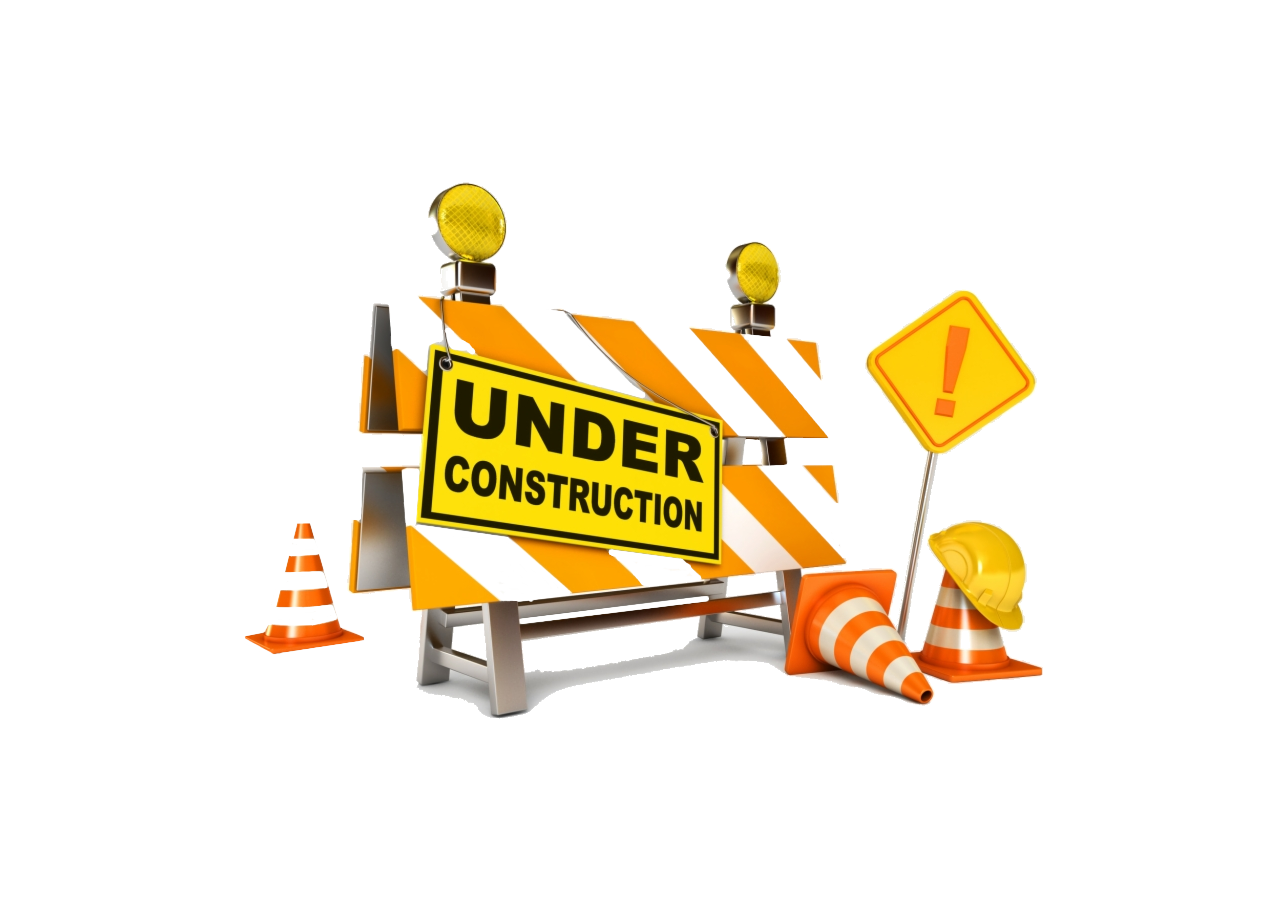
<file: index.html>
<!DOCTYPE html>
<html lang="en" dir="ltr">
    <head>
        <meta charset="utf-8">
        <title>sjdalessandro</title>
        <link rel="stylesheet" type="text/css" href="css/main.css">
    </head>
    <body>
        <!-- Downloaded from https://www.kindpng.com/imgv/mRiJTJ_transparent-under-construction-image-png-under-construction-png/ -->
        <img class="center" src="images/under_construction.png" alt="Web site under construction">
    </body>
</html>
</file>
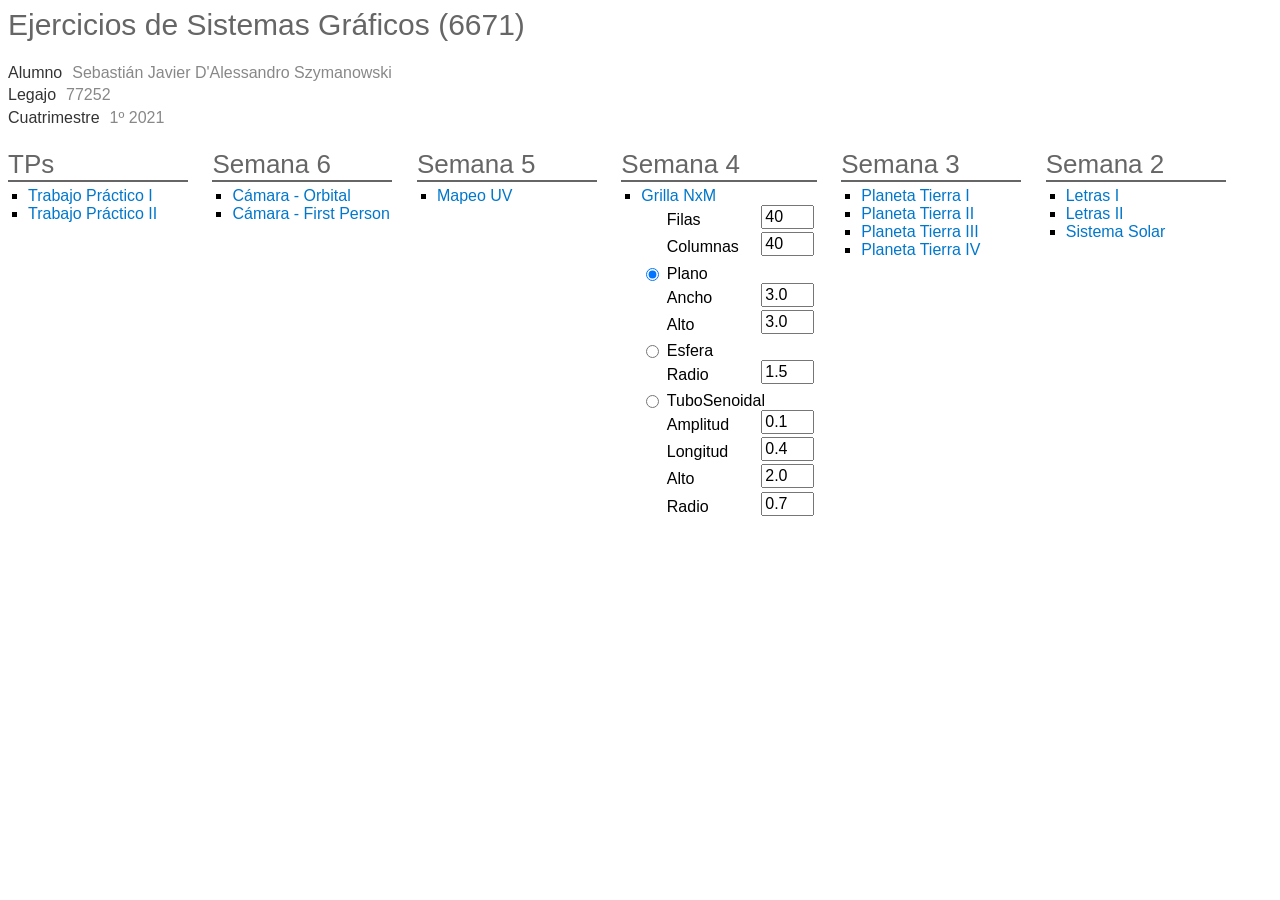
<file: 6671/index.html>
<!DOCTYPE html>
<html lang="en" dir="ltr">
  <head>
    <meta charset="utf-8" />
    <title>sjdalessandro</title>
    <link rel="stylesheet" type="text/css" href="../css/main.css" />
    <link rel="stylesheet" type="text/css" href="css/main.css" />
    <link
      rel="stylesheet"
      type="text/css"
      href="../css/handheld/main.css"
      media="screen and (min-resolution: 192dpi)"
    />
    <link
      rel="stylesheet"
      type="text/css"
      href="css/handheld/main.css"
      media="screen and (min-resolution: 192dpi)"
    />
  </head>
  <body>
    <div class="title">Ejercicios de Sistemas Gráficos (6671)</div>
    <div class="info">
      <span class="info_caption">Alumno</span>Sebastián Javier D'Alessandro
      Szymanowski<br />
      <span class="info_caption">Legajo</span>77252<br />
      <span class="info_caption">Cuatrimestre</span>1º 2021
    </div>
    <div class="weeks">
      <div class="week">
        <span class="week_label">TPs</span>
        <div>
          <ul class="rss">
            <li><a href="TP1/tp1.html">Trabajo Práctico I</a></li>
            <li><a href="TP2/tp2.html">Trabajo Práctico II</a></li>
          </ul>
        </div>
      </div>
      <div class="week">
        <span class="week_label">Semana 6</span>
        <div>
          <ul class="rss">
            <li><a href="demoControlCamara/orbital.html">Cámara - Orbital</a></li>
            <li><a href="demoControlCamara/fperson.html">Cámara - First Person</a></li>
          </ul>
        </div>
      </div>
      <div class="week">
        <span class="week_label">Semana 5</span>
        <div>
          <ul class="rss">
            <li><a href="demoMapeoUV/cubo.html">Mapeo UV</a></li>
          </ul>
        </div>
      </div>
      <div class="week">
        <span class="week_label">Semana 4</span>
        <div>
          <ul class="rss">
          	<!--
            <li>
              <a href="demoGrillaNxM/index.html">Grilla NxM</a>
            </li>
            -->
            <li>
        	  <a href="javascript:{}" onclick="document.getElementById('form4').submit();return false;">Grilla NxM</a>
            </li>
              <form action="demoGrillaNxM/index.html" id="form4">
	          	<input type="radio" id="input_oculto" value="oculto" checked>
				<label for="oculto" id="label_oculto">
					<label for="filas">Filas</label>
					<input type="number" id="filas" name="filas" min="1" value="40"><br>
					<label for="columnas">Columnas</label>
					<input type="number" id="columnas" name="columnas" min="1" value="40"><br>
				</label><br>
	          	<input type="radio" id="plano" name="forma" value="plano" checked>
				<label for="plano" id="label_plano">Plano<br>
					<label for="ancho">Ancho</label>
					<input type="number" id="ancho" name="ancho" min="0.1" value="3.0" step="0.1"><br>
					<label for="alto">Alto</label>
					<input type="number" id="alto" name="alto" min="0.1" value="3.0" step="0.1"><br>
				</label><br>
              	<input type="radio" id="esfera" name="forma" value="esfera">
				<label for="esfera">Esfera<br>
					<label for="radio">Radio</label>
					<input type="number" id="radio" name="radio" min="0.1" value="1.5" step="0.1"><br>
				</label><br>
              	<input type="radio" id="tubo" name="forma" value="tubo">
				<label for="tubo">TuboSenoidal<br>
					<label for="amplitud">Amplitud</label>
					<input type="number" id="amplitud" name="amplitud" min="0.1" value="0.1" step="0.1"><br>
					<label for="longitud">Longitud</label>
					<input type="number" id="longitud" name="longitud" min="0.1" value="0.4" step="0.1"><br>
					<label for="alto">Alto</label>
					<input type="number" id="alto" name="alto_tubo" min="0.1" value="2.0" step="0.1"><br>
					<label for="radio_tubo">Radio</label>
					<input type="number" id="radio_tubo" name="radio_tubo" min="0.1" value="0.7" step="0.1"><br>
				</label><br>
				<button type="submit" value="default action"/>
			  </form>	
          </ul>
        </div>
      </div>
      <div class="week">
        <span class="week_label">Semana 3</span>
        <div>
          <ul class="rss">
            <li>
              <a href="demoPlanetaTierra/ejercicio1.html">Planeta Tierra I</a>
            </li>
            <li>
              <a href="demoPlanetaTierra/ejercicio2.html">Planeta Tierra II</a>
            </li>
            <li>
              <a href="demoPlanetaTierra/ejercicio3.html">Planeta Tierra III</a>
            </li>
            <li>
              <a href="demoPlanetaTierra/ejercicio4.html">Planeta Tierra IV</a>
            </li>
          </ul>
        </div>
      </div>
      <div class="week">
        <span class="week_label">Semana 2</span>
        <div>
          <ul class="rss">
            <li><a href="demoLetras3D/ejercicio1.html">Letras I</a></li>
            <li><a href="demoLetras3D/ejercicio2.html">Letras II</a></li>
            <li>
              <a href="ejercicioSistemaSolar/sistemaSolar.html"
                >Sistema Solar</a
              >
            </li>
          </ul>
        </div>
      </div>
    </div>
  </body>
</html>
</file>
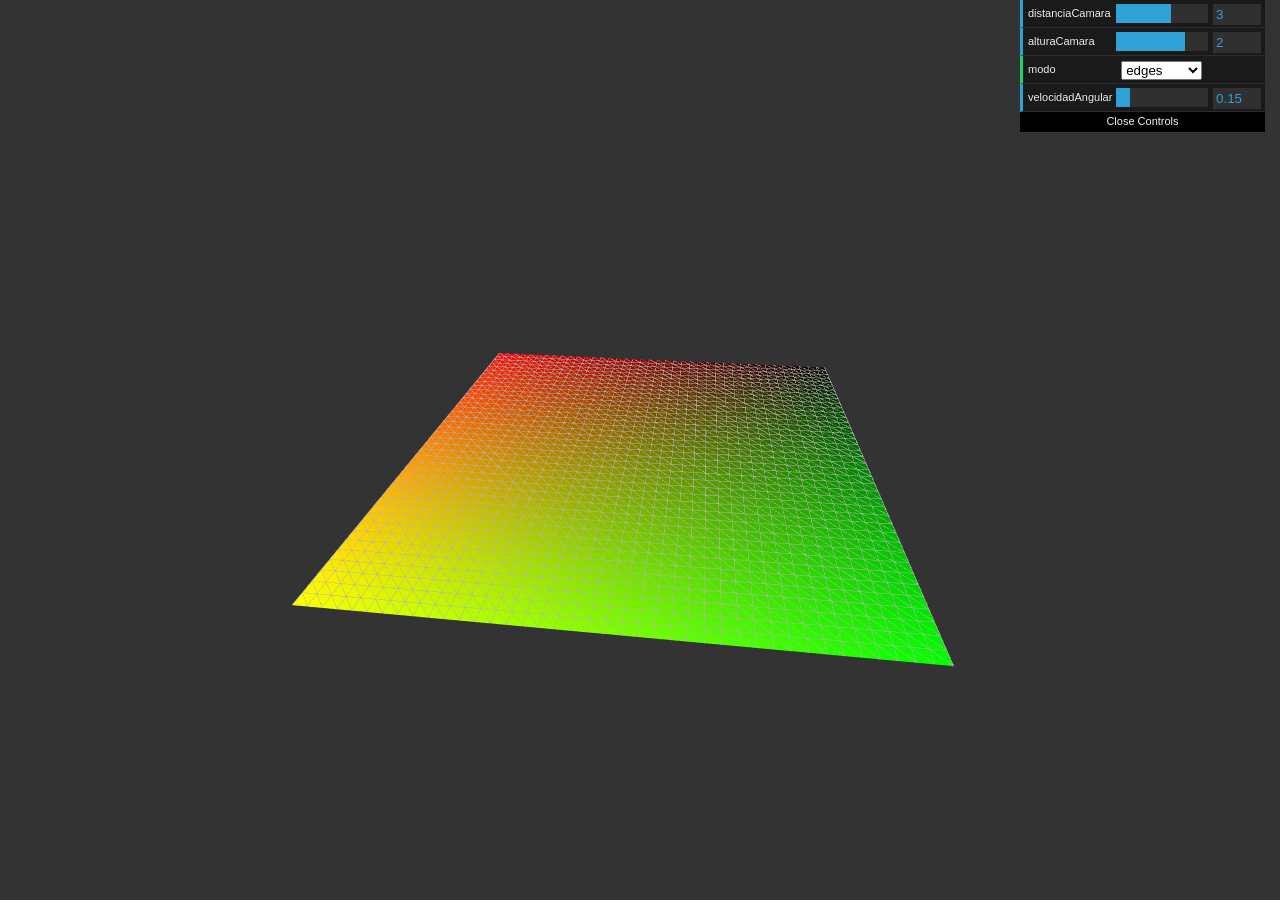
<file: 6671/demoGrillaNxM/index.html>
<!doctype html>
<head>
    <script src="../js/jquery-2.2.4.min.js"></script>
    <script src="js/gl-matrix-3.3.0.js"></script>    
    <script src="js/webgl-utils.js"></script>
    <script src="js/dat.gui.js"></script>
    <script src="modulo-geometria.js"></script>
    <style>
        html{
            height: 100%;
        }
        body{
            padding: 0;
            margin: 0;
            height: 100%;;
        }

        #myCanvas{
            width: 100%;
            height: 100%;
            overflow: hidden;
        }
    </style>

</head>

<body>
           
    <canvas id="myCanvas" >
        Your browser does not support the HTML5 canvas element.
    </canvas>
        
    
    <script>

        var vertexShaderFile="vertex-shader.glsl";
        var modo="edges"; // wireframe, smooth, edges
        var shaderProgram;
        var time=0;

        var gl;
        var mat4=glMatrix.mat4;
        var mat3=glMatrix.mat3;
        var vec3=glMatrix.vec3;   
        
        var earth;
            
        var $canvas=$("#myCanvas");
        var aspect=$canvas.width()/$canvas.height();

        var distanciaCamara=3;
        var alturaCamara=2;
        var velocidadAngular=0.15;
        
        var lighting="true";

        var vertexShaderSource;
        var fragmentShaderSource;

        var matrizProyeccion = mat4.create();            
        var matrizVista = mat4.create();            
        var matrizModelado = mat4.create();  
        
        

        function initGL(canvas) {

            try {
                gl = canvas.getContext("webgl");
                gl.canvas.width=$canvas.width();
                gl.canvas.height=$canvas.height();                
            } catch (e) {
                console.error(e);
            }
            if (!gl) {
                alert("Could not initialise WebGL, sorry :-(");
            }
        }

        function loadShaders(){

            $.when(loadVS(), loadFS()).done(function(res1,res2){
                //this code is executed when all ajax calls are done     
                webGLStart();
            });

            function loadVS() {
                return  $.ajax({
                    url: "shaders/"+vertexShaderFile,
                    success: function(result){
                        vertexShaderSource=result;
                    }
                });
            }   

            function loadFS() {
                return  $.ajax({
                    url: "shaders/fragment-shader.glsl",
                    success: function(result){
                        fragmentShaderSource=result;
                    }
                });
            }
        }
        
        function getShader(gl,code,type) {

            var shader;

            if (type == "fragment") 
                shader = gl.createShader(gl.FRAGMENT_SHADER);
            else // "vertex"
                shader = gl.createShader(gl.VERTEX_SHADER);
            
            gl.shaderSource(shader, code);
            gl.compileShader(shader);
    
            if (!gl.getShaderParameter(shader, gl.COMPILE_STATUS)) {
                console.error(gl.getShaderInfoLog(shader));
                return null;
            }    
            return shader;
        }
        
        function onResize(){
            gl.canvas.width=$canvas.width();
            gl.canvas.height=$canvas.height();
            aspect=$canvas.width()/$canvas.height();
        }

        function getShaderSource(url) {
            var req = new XMLHttpRequest();
            req.open("GET", url, false);
            req.send(null);
            return (req.status == 200) ? req.responseText : null;
        }; 

        function initShaders() {
    
            var fragmentShader= getShader(gl, vertexShaderSource,"vertex");
            var vertexShader= getShader(gl, fragmentShaderSource,"fragment");

            shaderProgram = gl.createProgram();
            gl.attachShader(shaderProgram, vertexShader);
            gl.attachShader(shaderProgram, fragmentShader);
            gl.linkProgram(shaderProgram);
    
            if (!gl.getProgramParameter(shaderProgram, gl.LINK_STATUS)) {
                alert("Could not initialise shaders");
            }
    
            gl.useProgram(shaderProgram);
    
            shaderProgram.vertexPositionAttribute = gl.getAttribLocation(shaderProgram, "aPosition");
            gl.enableVertexAttribArray(shaderProgram.vertexPositionAttribute);
    
            shaderProgram.textureCoordAttribute = gl.getAttribLocation(shaderProgram, "aUv");
            gl.enableVertexAttribArray(shaderProgram.textureCoordAttribute);
    
            shaderProgram.vertexNormalAttribute = gl.getAttribLocation(shaderProgram, "aNormal");
            gl.enableVertexAttribArray(shaderProgram.vertexNormalAttribute);
    
            shaderProgram.pMatrixUniform = gl.getUniformLocation(shaderProgram, "uPMatrix");
            shaderProgram.mMatrixUniform = gl.getUniformLocation(shaderProgram, "uMMatrix");
            shaderProgram.vMatrixUniform = gl.getUniformLocation(shaderProgram, "uVMatrix");
            shaderProgram.nMatrixUniform = gl.getUniformLocation(shaderProgram, "uNMatrix");
            shaderProgram.samplerUniform = gl.getUniformLocation(shaderProgram, "uSampler");
            shaderProgram.useLightingUniform = gl.getUniformLocation(shaderProgram, "uUseLighting");
            shaderProgram.ambientColorUniform = gl.getUniformLocation(shaderProgram, "uAmbientColor");
            shaderProgram.frameUniform = gl.getUniformLocation(shaderProgram, "time");
            shaderProgram.lightingDirectionUniform = gl.getUniformLocation(shaderProgram, "uLightPosition");
            shaderProgram.directionalColorUniform = gl.getUniformLocation(shaderProgram, "uDirectionalColor");
        }
        
    
        function setMatrixUniforms() {
            
            gl.uniformMatrix4fv(shaderProgram.mMatrixUniform, false, matrizModelado);
            gl.uniformMatrix4fv(shaderProgram.vMatrixUniform, false, matrizVista);
            gl.uniformMatrix4fv(shaderProgram.pMatrixUniform, false, matrizProyeccion);
    
            var normalMatrix = mat3.create();
            mat3.fromMat4(normalMatrix,matrizModelado); // normalMatrix= (inversa(traspuesta(matrizModelado)));
    
            mat3.invert(normalMatrix, normalMatrix);
            mat3.transpose(normalMatrix,normalMatrix);

            gl.uniformMatrix3fv(shaderProgram.nMatrixUniform, false, normalMatrix);
        }
              
        function drawScene() {
        
            // Se configura el viewport dentro del "canvas". 
            // En este caso se utiliza toda el área disponible
            gl.viewport(0, 0, $canvas.width(), $canvas.height());
            
            // Se habilita el color de borrado para la pantalla (Color Buffer) y otros buffers
            gl.clearColor(0.2,0.2,0.2,1);
            gl.clear(gl.COLOR_BUFFER_BIT | gl.DEPTH_BUFFER_BIT);
    
            // Se configura la matriz de proyección
            mat4.identity(matrizProyeccion);
            mat4.perspective(matrizProyeccion, 30, aspect, 0.1, 100.0);
            mat4.scale(matrizProyeccion,matrizProyeccion,[1,-1,1]); // parche para hacer un flip de Y, parece haber un bug en glmatrix
               
            // Se inicializan las variables asociadas con la Iluminación
            
            gl.uniform1f(shaderProgram.frameUniform, time/10.0 );
            gl.uniform3f(shaderProgram.ambientColorUniform, 0.6, 0.6, 0.6 );
            gl.uniform3f(shaderProgram.directionalColorUniform, 1.2, 1.1, 0.7);
            gl.uniform1i(shaderProgram.useLightingUniform,(lighting=="true"));
            
            // Definimos la ubicación de la camara                        
            
            mat4.lookAt(matrizVista,
                vec3.fromValues(0,alturaCamara,distanciaCamara),
                vec3.fromValues(0,0,0),
                vec3.fromValues(0,1,0)
            );
                
            var lightPosition = [10.0,0.0, 3.0];  
            gl.uniform3fv(shaderProgram.lightingDirectionUniform, lightPosition);            

            setMatrixUniforms();    
            dibujarGeometria();
            
        }
        
        function tick() {
            requestAnimFrame(tick);
            time+=1/60;
            
            // acumulo rotaciones en matrizModelado		        
            mat4.rotate(matrizModelado, matrizModelado,0.03*velocidadAngular, [0, 1, 0]);
                    
            drawScene();
        }
            
        function initMenu(){
            var gui = new dat.GUI();
            gui.add(window, "distanciaCamara",0.01,5).step(0.01);
            gui.add(window, "alturaCamara",-4,4).step(0.01);;
            gui.add(window, "modo",["wireframe","smooth","edges"]);
            gui.add(window, "velocidadAngular",0, 1).step(0.01);
            
            
        }

        function webGLStart() {
            var canvas = document.getElementById("myCanvas");
            initGL(canvas);
            initShaders();

            
            crearGeometria();

            gl.clearColor(66.2, 0.2, 0.2, 1.0);
            gl.clear(gl.COLOR_BUFFER_BIT);
            gl.enable(gl.DEPTH_TEST);
    
            $(window).on("resize",onResize);
            initMenu();
            tick();
        }
    
        // cuando el documento HTML esta completo, iniciamos la aplicación
        $(document).ready(function(){
            procesarParametros();
            loadShaders();
        })

    </script>
    
</body>
</html>
</file>
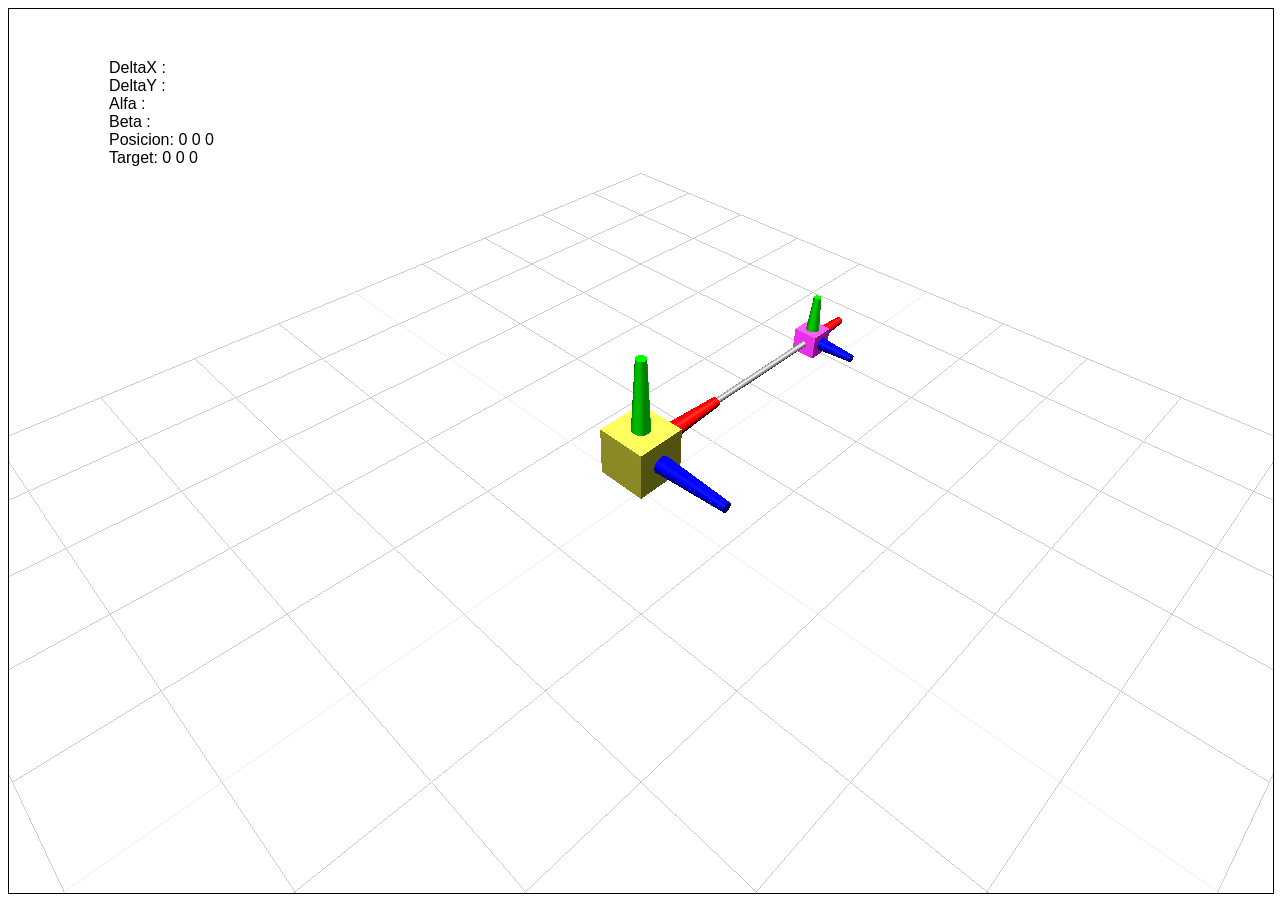
<file: 6671/demoControlCamara/fperson.html>
<html>
<head>
    <title></title>
    <script src="js/three.js"></script>
    <script src="../js/jquery-2.2.4.min.js"></script>
    <style>

        *{
            font-family: Arial, Helvetica, sans-serif;   
        }
        #log {
            position: absolute;
            top:50px;
            left: 100px;
            z-index: 300;
        }

        #contenedor3d{
            position: relative;
            width: 100%;
            height: 100%;
            border: 1px solid black;
            margin: auto;
        }
    </style>
</head>
<body>


<div id="contenedor3d">
    <div id="log">
        DeltaX : <span id="valorDeltaX"></span> <br/>
        DeltaY : <span id="valorDeltaY"></span> <br/>

        Alfa : <span id="valorAlfa"></span> <br/>
        Beta : <span id="valorBeta"></span> <br/>

        Posicion: <span id="valorPosicion"></span> <br/>
        Target: <span id="valorTarget"></span> <br/>
    </div>
</div>
<script>


    function getAxis(size,rad){

        if (!rad) rad=size/10;
        
        var geometry = new THREE.CylinderGeometry( rad/2, rad, size, 32 );;
        geometry.translate(0,size/2,0);
        
        var coneX = new THREE.Mesh(geometry, new THREE.MeshPhongMaterial( {color: 0xff0000}));
        var coneY = new THREE.Mesh(geometry, new THREE.MeshPhongMaterial( {color: 0x00ff00}));
        var coneZ = new THREE.Mesh(geometry, new THREE.MeshPhongMaterial( {color: 0x0000ff}));


        coneX.rotation.x=Math.PI/2;        
        coneZ.rotation.z=Math.PI/2;        

        var group=new THREE.Group();
        group.add(coneX);
        group.add(coneY);
        group.add(coneZ);

        
        //coneY.rotation.z=Math.PI/2;        

        return group;
    }

    var jqDomElement=$("#contenedor3d");

    var scene = new THREE.Scene();
    var camera = new THREE.PerspectiveCamera(55, window.innerWidth/window.innerHeight, 0.1, 1000);

    camera.position.set(-8,10,-8);
    camera.lookAt(new THREE.Vector3(0,0,0));

    var renderer = new THREE.WebGLRenderer({preserveDrawingBuffer:true,autoClear:false});

    var ancho=jqDomElement.width();
    var alto=jqDomElement.height();

    renderer.setSize(ancho,alto);
    renderer.setClearColor( 0xffffff, 1 );  

    jqDomElement.get(0).appendChild(renderer.domElement); 

    var geometry = new THREE.BoxGeometry( 1, 1, 1 );

    var matPersonaje = new THREE.MeshPhongMaterial({        
        color:0x999900,				 
        specular:0xFFFFFF,			 
        shininess:1,
        side:THREE.DoubleSide
    });

    var matTarget=new THREE.MeshPhongMaterial({                
        color:0xFF00FF,				 
        specular:0xFFFFFF,			 
        shininess:1,
        side:THREE.DoubleSide
    });

    var matGris = new THREE.MeshPhongMaterial({                
        color:0x777777,				
        emissive:0x222222,
        side:THREE.DoubleSide
     });			
			
	var origin = new THREE.Mesh(geometry, matPersonaje);
    var target = new THREE.Mesh(geometry, matTarget);

    var bgeo=  new THREE.CylinderGeometry( 0.3, 0.3, 1, 32 );
    bgeo.rotateX(Math.PI/2);
    bgeo.translate(0,0,0.5);
    var barra = new THREE.Mesh(bgeo, matGris);
    barra.scale.set(0.2,0.2,20);

    var axesHelper = getAxis(2,0.2)
    origin.add( axesHelper );
    origin.add(barra);

    var axesHelper = getAxis(2,0.3);
    target.add( axesHelper );
    target.scale.set(0.5,0.5,0.5);

	var sombra = new THREE.Mesh(new THREE.PlaneGeometry( 0.5, 0.5, 2 ), matGris);
	sombra.rotation.x=Math.PI/2;
    scene.add(origin);     
    origin.add(target);

	origin.add(sombra);


    var pointLight = new THREE.PointLight( 0xffffff, 1, 1000 );
    pointLight.position.set( -10, 30,30 );
    scene.add( pointLight );

    var pointLigh2 = new THREE.PointLight( 0xffffff, 1, 1000 );
    pointLigh2.position.set( -10, 30, -30 );
    scene.add( pointLigh2 );

	var gridHelper = new THREE.GridHelper( 20, 10,0xEEEEEE,0xCCCCCC ); scene.add( gridHelper );
    gridHelper.position.y=-1;
	

   // manejo de mouse y teclado



    var previousClientX;
    var previousClientY;
    var radio = 5;
    var alfa = 0;
    var beta = Math.PI/2;
    var factorVelocidad = 0.01;

    var isMouseDown = false;
    var actualEvent;

	var mouse = {x: 0, y: 0};

    var adelante;
    var derecha;

    $("#contenedor3d").mousemove(function(e){ 
		mouse.x = e.clientX || e.pageX; 
		mouse.y = e.clientY || e.pageY 
	});
	
    $('#contenedor3d').mousedown(function(event){		
        isMouseDown = true;        
    });

    $('body').mouseup(function(event){
		isMouseDown = false;		
    });

    $('body').on("keydown",function(event){
        //console.log(event);
        switch(event.key){
            case "a":
                origin.position.x+=derecha.x;
                origin.position.z+=derecha.z;
            break;
            case "d":
                origin.position.x-=derecha.x;
                origin.position.z-=derecha.z;
            break;


            case "w":
                origin.position.x+=adelante.x;
                origin.position.z+=adelante.z;
            break;  
            case "s":
                origin.position.x-=adelante.x;
                origin.position.z-=adelante.z;
            break;



     
            case "q":
                origin.rotation.y+=0.1;
            break; 
            case "e":
                origin.rotation.y-=0.1;
            break;                                         
        }
             
    });    


    

    var render = function () {
        requestAnimationFrame(render);
        if(isMouseDown) actualizarOrientacion();

        adelante=new THREE.Vector3(0,0,0.1);
        derecha=new THREE.Vector3(0.1,0,0);

        var ang=origin.rotation.y;
        var m=new THREE.Matrix4();
        m.makeRotationY(ang);

        adelante.applyMatrix4(m);
        derecha.applyMatrix4(m);

        target.position.set( radio * Math.sin(alfa) * Math.sin(beta), radio * Math.cos(beta) ,radio * Math.cos(alfa) * Math.sin(beta)  );		
		sombra.position.set( radio * Math.sin(alfa) * Math.sin(beta), 0 ,radio * Math.cos(alfa) * Math.sin(beta)  );



        barra.scale.z=target.position.length();
        var p=target.position.clone();
        origin.localToWorld(p);
        barra.lookAt(p);

        $('#valorPosicion').html(origin.position.z+" "+origin.position.y+" "+origin.position.z);
        $('#valorTarget').html(origin.position.z+" "+origin.position.y+" "+origin.position.z);

        renderer.render(scene, camera);
    };

    

    function actualizarOrientacion()
    {


        var deltaX=0;
        if (previousClientX) deltaX=-(mouse.x - previousClientX);

        var deltaY=0;
        if (previousClientX) deltaY=(mouse.y-previousClientY);

        previousClientX = mouse.x;
        previousClientY = mouse.y;

        alfa = alfa + deltaX * factorVelocidad;
        beta = beta + deltaY * factorVelocidad;

		if (beta<0) beta=0;
		if (beta>Math.PI) beta=Math.PI;


        $('#valorDeltaX').html(deltaX);
        $('#valorDeltaY').html(deltaY);

        $('#valorAlfa').html(Math.floor(alfa*180/Math.PI));
        $('#valorBeta').html(Math.floor(beta*180/Math.PI));

        
        


    }


    render();
    
</script>


</body>
</html>
</file>
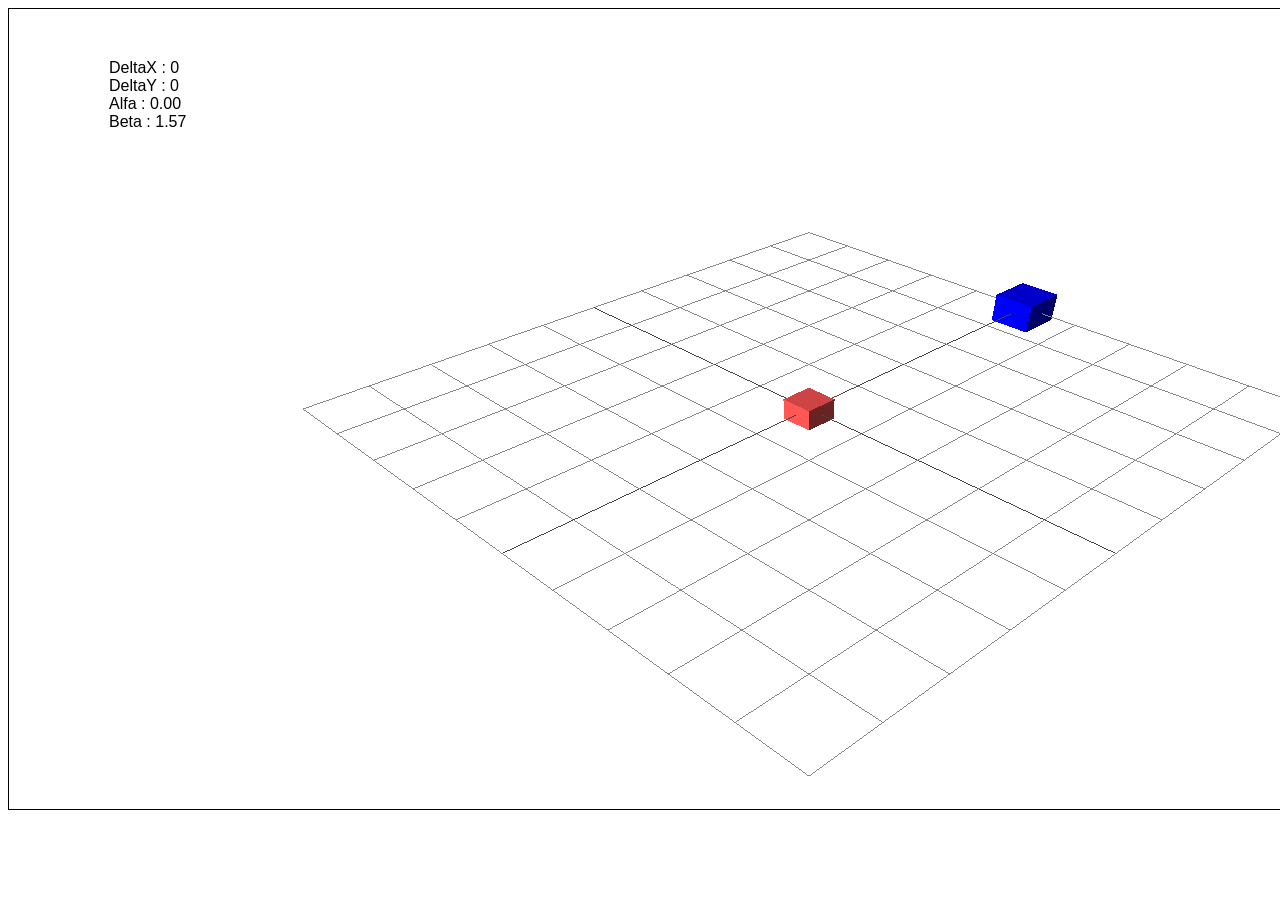
<file: 6671/demoControlCamara/orbital.html>
<html>
<head>
    <title></title>
    <script src="js/three.min.js"></script>
    <script src="../js/jquery-2.2.4.min.js"></script>

    <style>

        *{
            font-family: Arial, Helvetica, sans-serif;   
        }
        #log {
            position: absolute;
            top:50px;
            left: 100px;
            z-index: 300;
        }

        #contenedor3d{
            position: relative;
            width: 1600px;
            height: 800px;
            border: 1px solid black;
            margin: auto;

        }

    </style>


</head>

<body>


<div id="contenedor3d">
    <div id="log">
        DeltaX : <span id="valorDeltaX"></span> <br/>
        DeltaY : <span id="valorDeltaY"></span> <br/>
        Alfa : <span id="valorAlfa"></span> <br/>
        Beta : <span id="valorBeta"></span> <br/>
    </div>
    
    

</div>

<script>

    // Creamos la escena 3D

    var jqDomElement=$("#contenedor3d");

    var scene = new THREE.Scene();
    var camera = new THREE.PerspectiveCamera(55, window.innerWidth/window.innerHeight, 0.1, 1000);

    camera.position.set(-8,10,-8);
    camera.lookAt(new THREE.Vector3(0,0,0));

    var renderer = new THREE.WebGLRenderer({preserveDrawingBuffer:true,autoClear:false});

    var ancho=jqDomElement.width();
    var alto=jqDomElement.height();

    renderer.setSize(ancho,alto);

    renderer.setClearColor( 0xffffff, 1 );

    

    jqDomElement.get(0).appendChild(renderer.domElement); 

    

    var matRojo = new THREE.MeshPhongMaterial( // definimos un matRojo
            {
                ambient: 0x882222, 			 // color ambiente
                color:0xFF5555,				 // color difuso
                specular:0xFFFF,			 // color especular
                shininess:30,				 // concentración del brillo especular

            });

    var matAzul = new THREE.MeshPhongMaterial( // definimos un matRojo
            {
                ambient: 0x0000FF, 			 // color ambiente
                color:0x0000FF,				 // color difuso
                specular:0xFFFFFF,			 // color especular
                shininess:30,				 // concentración del brillo especular

            });



    var matGris = new THREE.MeshPhongMaterial( // definimos un matRojo
            {
                ambient: 0x0000FF, 			 // color ambiente
                color:0x777777,				 // color difuso
                side:THREE.DoubleSide
                

            });			
			
	var target = new THREE.Mesh( new THREE.BoxGeometry( 0.5, 0.5, 0.5 ), matRojo);
    var origin = new THREE.Mesh( new THREE.BoxGeometry( 0.7, 0.7, 0.7 ), matAzul);
	var sombra = new THREE.Mesh(new THREE.PlaneGeometry( 0.7, 0.7, 2 ), matGris);
	sombra.rotation.x=Math.PI/2;

    
    scene.add(target); 
    
    scene.add(origin);
	scene.add(sombra);


    var pointLight = new THREE.PointLight( 0xffffff, 1, 1000 );
    pointLight.position.set( -300, 0,-300  );
    scene.add( pointLight );

    var pointLigh2 = new THREE.PointLight( 0xffffff, 2, 1000 );
    pointLigh2.position.set( 0, 400, -300 );
    scene.add( pointLigh2 );

	var size = 10; var step = 10; var gridHelper = new THREE.GridHelper( size, step ); scene.add( gridHelper );
	

   // manejo de mouse y teclado



    var previousClientX = 0;
    var previousClientY = 0;
    var radio = 5;
    var alfa = 0;
    var beta = Math.PI/2;
    var factorVelocidad = 0.01;

    var isMouseDown = false;
    var actualEvent;

	var mouse = {x: 0, y: 0};

    $("#contenedor3d").mousemove(function(e){ 
		mouse.x = e.clientX || e.pageX; 
		mouse.y = e.clientY || e.pageY 
	});
	
    $('#contenedor3d').mousedown(function(event){		
        isMouseDown = true;        
    });

    $('body').mouseup(function(event){
		isMouseDown = false;		
    });

    $('body').on("keydown",function(event){
        console.log(event);

        if (event.keyCode==67){
            alert ("presionaron la tecla C !!!")
        }
             
    });    

    var render = function () {


        origin.position.set( radio * Math.sin(alfa) * Math.sin(beta), radio * Math.cos(beta) ,radio * Math.cos(alfa) * Math.sin(beta)  );		
		sombra.position.set( radio * Math.sin(alfa) * Math.sin(beta), 0 ,radio * Math.cos(alfa) * Math.sin(beta)  );

        if(isMouseDown) rotarCuboAzul();
        requestAnimationFrame(render);
        renderer.render(scene, camera,false,false);
    };

    function rotarCuboAzul()
    {
        var deltaX=0;
        var deltaY=0;


        if (previousClientX) deltaX = mouse.x - previousClientX;
        if (previousClientY) deltaY = mouse.y - previousClientY;

        previousClientX = mouse.x;
        previousClientY = mouse.y;

        alfa = alfa + deltaX * factorVelocidad;
        beta = beta + deltaY * factorVelocidad;

		if (beta<0) beta=0;
		if (beta>Math.PI) beta=Math.PI;

        
        $('#valorDeltaX').html(deltaX);
        $('#valorDeltaY').html(deltaY);

        $('#valorAlfa').html(alfa.toFixed(2));
        $('#valorBeta').html(beta.toFixed(2));
    }

    rotarCuboAzul();
    render();
</script>


</body>
</html>
</file>
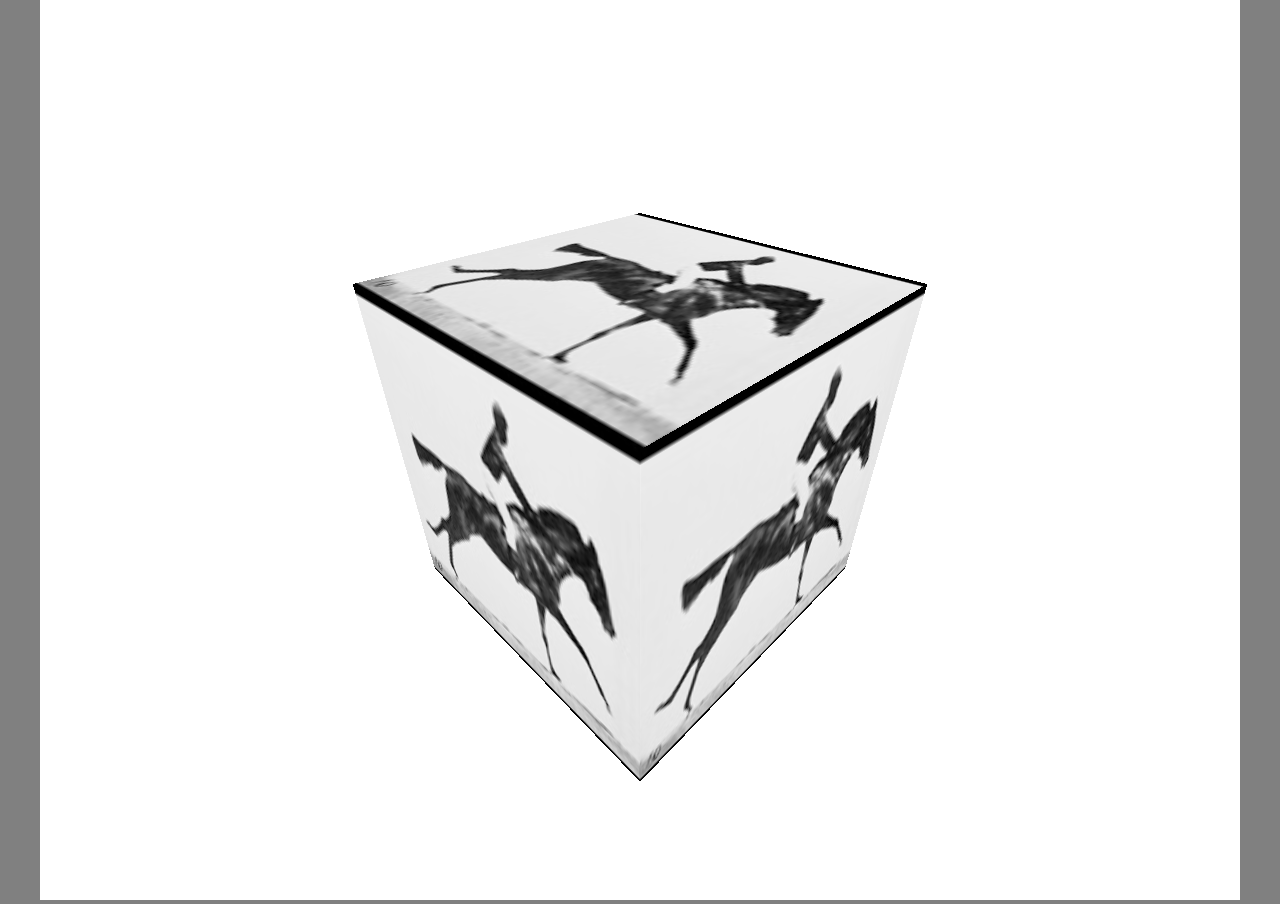
<file: 6671/demoMapeoUV/cubo.html>
<!DOCTYPE html>
<html>
<head lang="en">
    <meta charset="UTF-8">
    <title></title>

    <style>

    body{
      background-color: grey;
      margin: 0;
      padding: 0;
      text-align: center;
    }
    </style>
</head>
<body>

<div id="container">

</div>

<script type="x-shader/x-vertex" id="vertex-Shader">


    varying vec2 vUv;
    varying vec3 vPosModel;    
    varying vec3 vPosWorld; 

    
    uniform float t;        // tiempo en segundos
    uniform float frame;    // numero de frame (60 frames x segundo)
     

    void main() {

       vec4 aux = vec4(position,1.0);       
       vPosWorld = (modelMatrix * vec4(aux.xyz, 1.0 )).xyz;

       vec2 auxUv=uv;

       /*
            Objetivo
            --------
            Aplicar modificaciones a auxUV para que se reproduzcan los 16 cuadros de animacion 
            cubriendo cada cara completa del cubo;            

            Las variables t y frame son dependientes del tiempo.
            
            Suegerencias:
            1) Verificar que efecto tiene multiplicar auxUV por un factor de escala
            2) Verificar que efecto tiene sumar o restar un delta a auxUV.x o auxUV.y
            3) Pensar en que modificaciones deben hacerse para que mostrar un cuadro especifico en las caras del cubo.
            4) Incluir la variable tiempo

            tip: las funciones floor() y mod() pueden ser de utilizada

        */

        float f = floor(frame / 5.0);

        float i = floor(f / 4.0);
        i = mod(i, 4.0);

        float j = mod(f, 4.0);

        auxUv /= 4.0;
        auxUv = vec2(auxUv.x + j*0.25, auxUv.y + (0.75 - i*0.25));

        vUv = auxUv;
        gl_Position = projectionMatrix * modelViewMatrix * aux;

    }

</script>





<script type="x-shader/x-fragment" id="fragment-Shader">

    precision highp float;

    uniform sampler2D textura;

    varying vec2 vUv;
    varying vec3 vPosModel;    
    varying vec3 vPosWorld;   

   uniform float t;


    void main() {

       vec4 color = vec4(1.0,0.0,0.0, 1.0);      
    
       vec4 texColor=texture2D(textura, vUv); 
        
        color.x=texColor.x;
        color.y=texColor.y;
        color.z=texColor.z;


       gl_FragColor = color;

    }

</script>

<script src="js/three.min.js"></script>
<script src="../js/jquery-2.2.4.min.js"></script>
<script src="js/controls/OrbitControls.js"></script>

<script>

    var scene, camera, renderer;
    
    var tex=THREE.ImageUtils.loadTexture( "img/horse.jpg");
    tex.wrapS = THREE.RepeatWrapping;
    tex.wrapT = THREE.RepeatWrapping;

    var attributes = {

    };

    var uniforms = {

        t: {
            type: 'f', // a float
            value: 0
        },    
        frame: {
            type: 'f', // a float
            value: 0
        },              
        textura: { 
          type: "t", 
          value:tex
        }
    };


    
    var shaderMaterial = new THREE.ShaderMaterial({
        attributes:     attributes,
        uniforms:       uniforms,
        vertexShader:   $('#vertex-Shader').text(),
        fragmentShader: $('#fragment-Shader').text(),
    });




   function configurarEcena() {

       var RENDER_WIDTH = 1200, RENDER_HEIGHT = 900;

       scene = new THREE.Scene();
       camera = new THREE.PerspectiveCamera(75, RENDER_WIDTH / RENDER_HEIGHT, 0.1, 1000);
       camera.position.set(5, 5, 5);       

       renderer = new THREE.WebGLRenderer({preserveDrawingBuffer: true, autoClear: false});
       renderer.setSize(RENDER_WIDTH, RENDER_HEIGHT);
       renderer.setClearColor(0xffffff, 1);

       var container = document.getElementById('container'); //esto vincula Three.js con el Canvas
       container.appendChild(renderer.domElement);
       controls = new THREE.OrbitControls(camera, container);

       controls.target.x = 0;
       controls.target.y = 0;
       controls.target.z = 0;

   }

   function agregarLuces()
   {
       var ambientLight = new THREE.AmbientLight( 0x404040 );
       scene.add( ambientLight );


       var pointLight = new THREE.PointLight( 0xffffff, 1, 1000 ); // definimos una fuente de Luz puntual de color blanco
       pointLight.position.set( 200, 500, 200 ); // definimos su posicion
       scene.add( pointLight ); // agregamos la luz a la escena

       var pointLight = new THREE.PointLight( 0xffffff, 1, 1000 );
       pointLight.position.set( -500, 500, 0 );
       scene.add( pointLight );

       var pointLight = new THREE.PointLight( 0xffffff, 1, 1000 );
       pointLight.position.set( -200, 500, 200 );
       scene.add( pointLight );


   }
   var modelo;


    var frame=0;

    function render() {
        controls.update();
        requestAnimationFrame(render);
       
        uniforms.t.value += 1/60;      
        uniforms.frame.value += 1;
        renderer.render(scene, camera,false,false);
        frame++;
    };

    configurarEcena();
    agregarLuces();

    var geometry = new THREE.BoxGeometry( 5, 5, 5 );
    var material = new THREE.MeshBasicMaterial( {color: 0x00ff00} );
    var cube = new THREE.Mesh( geometry, shaderMaterial );
    //cube.position.y=4;
    scene.add( cube );
    

    var size = 10;
    var step = 4;

    var gridHelper = new THREE.GridHelper( size, step );
    //scene.add( gridHelper );

    render();

</script>




</body>
</html>
</file>
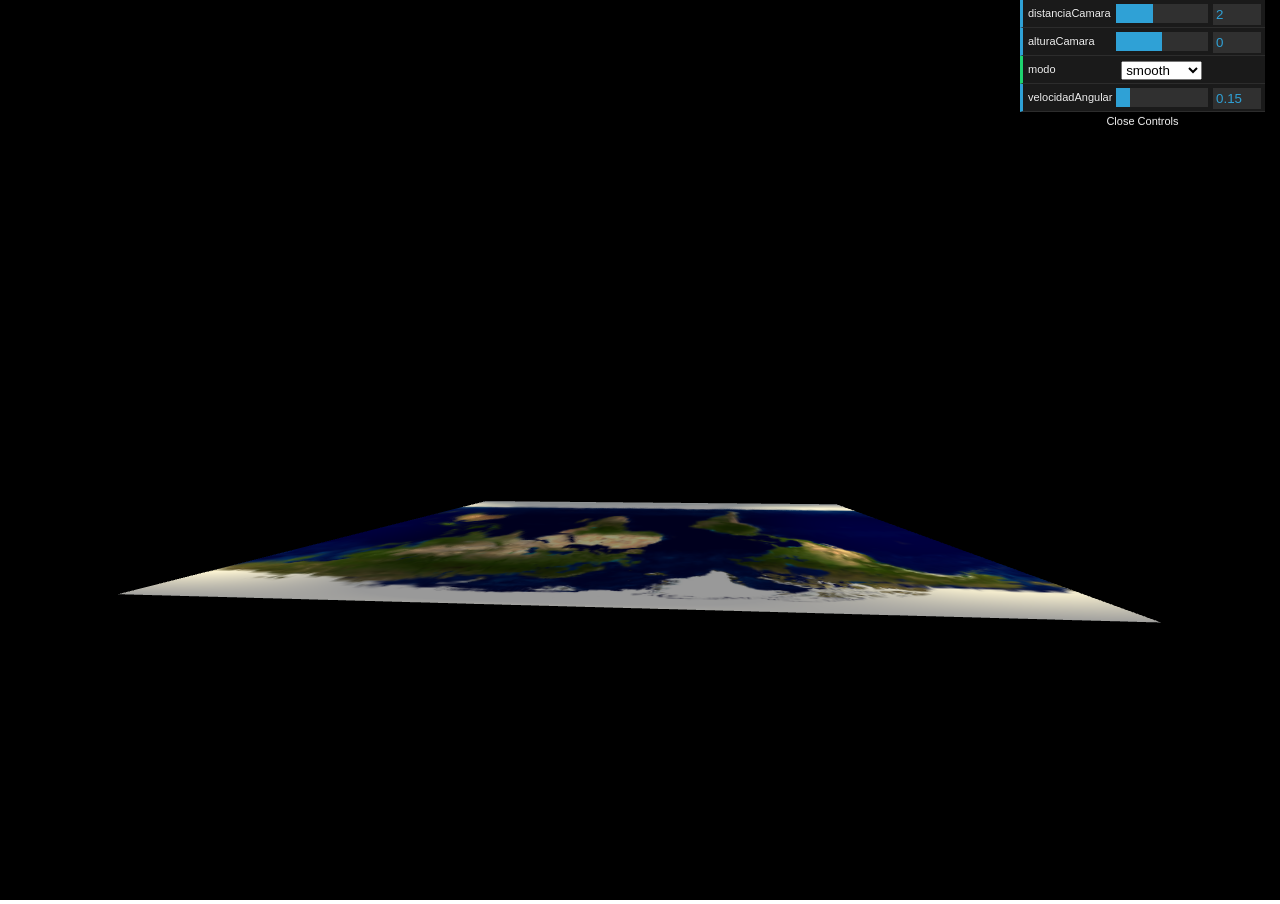
<file: 6671/demoPlanetaTierra/ejercicio1.html>
<!doctype html>
<head>
    <script src="../js/jquery-2.2.4.min.js"></script>
    <script src="js/gl-matrix-3.3.0.js"></script>    
    <script src="js/webgl-utils.js"></script>
    <script src="js/dat.gui.js"></script>
    <style>
        html{
            height: 100%;
        }
        body{
            padding: 0;
            margin: 0;
            height: 100%;;
        }

        #myCanvas{
            width: 100%;
            height: 100%;
            overflow: hidden;
        }
    </style>

</head>

<body>
           
    <canvas id="myCanvas" >
        Your browser does not support the HTML5 canvas element.
    </canvas>
        
    
    <script>

        var vertexShaderFile="vertex-shader-1.glsl";
        var modo="smooth"; // wireframe, smooth, edges
        var shaderProgram;
        var time=0;

        var gl;
        var mat4=glMatrix.mat4;
        var mat3=glMatrix.mat3;
        var vec3=glMatrix.vec3;   
        
        var earth;
            
        var $canvas=$("#myCanvas");
        var aspect=$canvas.width()/$canvas.height();

        var distanciaCamara=2;
        var alturaCamara=0;
        var velocidadAngular=0.15;
        var segmentos=128;
        var lighting="true";

        var vertexShaderSource;
        var fragmentShaderSource;

        var matrizProyeccion = mat4.create();            
        var matrizVista = mat4.create();            
        var matrizModelado = mat4.create();        

        function initGL(canvas) {

            try {
                gl = canvas.getContext("webgl");
                gl.canvas.width=$canvas.width();
                gl.canvas.height=$canvas.height();                
            } catch (e) {
                console.error(e);
            }
            if (!gl) {
                alert("Could not initialise WebGL, sorry :-(");
            }
        }

        function loadShaders(){

            $.when(loadVS(), loadFS()).done(function(res1,res2){
                //this code is executed when all ajax calls are done     
                webGLStart();
            });

            function loadVS() {
                return  $.ajax({
                    url: "shaders/"+vertexShaderFile,
                    success: function(result){
                        vertexShaderSource=result;
                    }
                });
            }   

            function loadFS() {
                return  $.ajax({
                    url: "shaders/fragment-shader.glsl",
                    success: function(result){
                        fragmentShaderSource=result;
                    }
                });
            }
        }
        
        function getShader(gl,code,type) {

            var shader;

            if (type == "fragment") 
                shader = gl.createShader(gl.FRAGMENT_SHADER);
            else // "vertex"
                shader = gl.createShader(gl.VERTEX_SHADER);
            
            gl.shaderSource(shader, code);
            gl.compileShader(shader);
    
            if (!gl.getShaderParameter(shader, gl.COMPILE_STATUS)) {
                console.error(gl.getShaderInfoLog(shader));
                return null;
            }    
            return shader;
        }
        
        function onResize(){
            gl.canvas.width=$canvas.width();
            gl.canvas.height=$canvas.height();
            aspect=$canvas.width()/$canvas.height();
        }

        function getShaderSource(url) {
            var req = new XMLHttpRequest();
            req.open("GET", url, false);
            req.send(null);
            return (req.status == 200) ? req.responseText : null;
        }; 

        function initShaders() {
    
            var fragmentShader= getShader(gl, vertexShaderSource,"vertex");
            var vertexShader= getShader(gl, fragmentShaderSource,"fragment");

            shaderProgram = gl.createProgram();
            gl.attachShader(shaderProgram, vertexShader);
            gl.attachShader(shaderProgram, fragmentShader);
            gl.linkProgram(shaderProgram);
    
            if (!gl.getProgramParameter(shaderProgram, gl.LINK_STATUS)) {
                alert("Could not initialise shaders");
            }
    
            gl.useProgram(shaderProgram);
    
            shaderProgram.vertexPositionAttribute = gl.getAttribLocation(shaderProgram, "aPosition");
            gl.enableVertexAttribArray(shaderProgram.vertexPositionAttribute);
    
            shaderProgram.textureCoordAttribute = gl.getAttribLocation(shaderProgram, "aUv");
            gl.enableVertexAttribArray(shaderProgram.textureCoordAttribute);
    
            shaderProgram.vertexNormalAttribute = gl.getAttribLocation(shaderProgram, "aNormal");
            gl.enableVertexAttribArray(shaderProgram.vertexNormalAttribute);
    
            shaderProgram.pMatrixUniform = gl.getUniformLocation(shaderProgram, "uPMatrix");
            shaderProgram.mMatrixUniform = gl.getUniformLocation(shaderProgram, "uMMatrix");
            shaderProgram.vMatrixUniform = gl.getUniformLocation(shaderProgram, "uVMatrix");
            shaderProgram.nMatrixUniform = gl.getUniformLocation(shaderProgram, "uNMatrix");
            shaderProgram.samplerUniform = gl.getUniformLocation(shaderProgram, "uSampler");
            shaderProgram.useLightingUniform = gl.getUniformLocation(shaderProgram, "uUseLighting");
            shaderProgram.ambientColorUniform = gl.getUniformLocation(shaderProgram, "uAmbientColor");
            shaderProgram.frameUniform = gl.getUniformLocation(shaderProgram, "time");
            shaderProgram.lightingDirectionUniform = gl.getUniformLocation(shaderProgram, "uLightPosition");
            shaderProgram.directionalColorUniform = gl.getUniformLocation(shaderProgram, "uDirectionalColor");
        }
        
        function onTextureLoaded() {

            gl.pixelStorei(gl.UNPACK_FLIP_Y_WEBGL, true);
            gl.bindTexture(gl.TEXTURE_2D, earth.texture);
            gl.texImage2D(gl.TEXTURE_2D, 0, gl.RGBA, gl.RGBA, gl.UNSIGNED_BYTE, earth.texture.image);
            gl.texParameteri(gl.TEXTURE_2D, gl.TEXTURE_MAG_FILTER, gl.LINEAR);
            gl.texParameteri(gl.TEXTURE_2D, gl.TEXTURE_MIN_FILTER, gl.LINEAR_MIPMAP_NEAREST);
            gl.generateMipmap(gl.TEXTURE_2D);
    
            gl.bindTexture(gl.TEXTURE_2D, null);
        }
    
        function setMatrixUniforms() {
            
            gl.uniformMatrix4fv(shaderProgram.mMatrixUniform, false, matrizModelado);
            gl.uniformMatrix4fv(shaderProgram.vMatrixUniform, false, matrizVista);
            gl.uniformMatrix4fv(shaderProgram.pMatrixUniform, false, matrizProyeccion);
    
            var normalMatrix = mat3.create();
            mat3.fromMat4(normalMatrix,matrizModelado); // normalMatrix= (inversa(traspuesta(matrizModelado)));
    
            mat3.invert(normalMatrix, normalMatrix);
            mat3.transpose(normalMatrix,normalMatrix);

            gl.uniformMatrix3fv(shaderProgram.nMatrixUniform, false, normalMatrix);
        }
            
        function TexturedSphere(latitude_bands, longitude_bands){
    
            this.latitudeBands = latitude_bands;
            this.longitudeBands = longitude_bands;
            
            this.position_buffer = null;
            this.normal_buffer = null;
            this.texture_coord_buffer = null;
            this.index_buffer = null;
    
            this.webgl_position_buffer = null;
            this.webgl_normal_buffer = null;
            this.webgl_texture_coord_buffer = null;
            this.webgl_index_buffer = null;
            
            this.texture = null;
    
            this.initTexture = function(texture_file){
                
                this.texture = gl.createTexture();
                this.texture.image = new Image();
    
                this.texture.image.onload = function () {
                       onTextureLoaded()
                }
                this.texture.image.src = texture_file;
            }
    
    
            // Se generan los vertices para la esfera, calculando los datos para una esfera de radio 1
            // Y también la información de las normales y coordenadas de textura para cada vertice de la esfera
            // La esfera se renderizara utilizando triangulos, para ello se arma un buffer de índices 
            // a todos los triángulos de la esfera
            
            this.initBuffers = function(){
    
                this.position_buffer = [];
                this.normal_buffer = [];
                this.texture_coord_buffer = [];
    
                var latNumber;
                var longNumber;
    
                for (latNumber=0; latNumber <= this.latitudeBands; latNumber++) {
                    var theta =latNumber * Math.PI / (this.latitudeBands);
                    var sinTheta = Math.sin(theta);
                    var cosTheta = Math.cos(theta);
    

                    for (longNumber=0; longNumber <= this.longitudeBands; longNumber++) {
                        var phi = longNumber * 2 * Math.PI / this.longitudeBands;
                        var sinPhi = Math.sin(phi);
                        var cosPhi = Math.cos(phi);
    
                        var r=1;                        

                        var x = cosPhi * sinTheta*r;
                        var y = cosTheta*r;
                        var z = sinPhi * sinTheta*r;

                        var u =  (longNumber / this.longitudeBands);
                        var v = 1-(latNumber / this.latitudeBands);
    
                        this.normal_buffer.push(x);
                        this.normal_buffer.push(y);
                        this.normal_buffer.push(z);
    
                        this.texture_coord_buffer.push(u);
                        this.texture_coord_buffer.push(v);
                        
                        this.position_buffer.push(x);
                        this.position_buffer.push(y);
                        this.position_buffer.push(z);
                    }
                }
    
                // Buffer de indices de los triangulos
                this.index_buffer = [];
              
                for (latNumber=0; latNumber < this.latitudeBands; latNumber++) {
                    for (longNumber=0; longNumber < this.longitudeBands; longNumber++) {

                        var first = (latNumber * (this.longitudeBands + 1)) + longNumber;
                        var second = first + this.longitudeBands + 1;

                        this.index_buffer.push(first);
                        this.index_buffer.push(second);
                        this.index_buffer.push(first + 1);
    
                        this.index_buffer.push(second);
                        this.index_buffer.push(second + 1);
                        this.index_buffer.push(first + 1);
                        
                    }
                }
    
                // Creación e Inicialización de los buffers a nivel de OpenGL
                this.webgl_normal_buffer = gl.createBuffer();
                gl.bindBuffer(gl.ARRAY_BUFFER, this.webgl_normal_buffer);
                gl.bufferData(gl.ARRAY_BUFFER, new Float32Array(this.normal_buffer), gl.STATIC_DRAW);
                this.webgl_normal_buffer.itemSize = 3;
                this.webgl_normal_buffer.numItems = this.normal_buffer.length / 3;
    
                this.webgl_texture_coord_buffer = gl.createBuffer();
                gl.bindBuffer(gl.ARRAY_BUFFER, this.webgl_texture_coord_buffer);
                gl.bufferData(gl.ARRAY_BUFFER, new Float32Array(this.texture_coord_buffer), gl.STATIC_DRAW);
                this.webgl_texture_coord_buffer.itemSize = 2;
                this.webgl_texture_coord_buffer.numItems = this.texture_coord_buffer.length / 2;
    
                this.webgl_position_buffer = gl.createBuffer();
                gl.bindBuffer(gl.ARRAY_BUFFER, this.webgl_position_buffer);
                gl.bufferData(gl.ARRAY_BUFFER, new Float32Array(this.position_buffer), gl.STATIC_DRAW);
                this.webgl_position_buffer.itemSize = 3;
                this.webgl_position_buffer.numItems = this.position_buffer.length / 3;
    
                this.webgl_index_buffer = gl.createBuffer();
                gl.bindBuffer(gl.ELEMENT_ARRAY_BUFFER, this.webgl_index_buffer);
                gl.bufferData(gl.ELEMENT_ARRAY_BUFFER, new Uint16Array(this.index_buffer), gl.STATIC_DRAW);
                this.webgl_index_buffer.itemSize = 1;
                this.webgl_index_buffer.numItems = this.index_buffer.length;
            }
    
            this.draw = function(){
    
                // Se configuran los buffers que alimentaron el pipeline
                gl.bindBuffer(gl.ARRAY_BUFFER, this.webgl_position_buffer);
                gl.vertexAttribPointer(shaderProgram.vertexPositionAttribute, this.webgl_position_buffer.itemSize, gl.FLOAT, false, 0, 0);
    
                gl.bindBuffer(gl.ARRAY_BUFFER, this.webgl_texture_coord_buffer);
                gl.vertexAttribPointer(shaderProgram.textureCoordAttribute, this.webgl_texture_coord_buffer.itemSize, gl.FLOAT, false, 0, 0);
    
                gl.bindBuffer(gl.ARRAY_BUFFER, this.webgl_normal_buffer);
                gl.vertexAttribPointer(shaderProgram.vertexNormalAttribute, this.webgl_normal_buffer.itemSize, gl.FLOAT, false, 0, 0);
    
                gl.activeTexture(gl.TEXTURE0);
                gl.bindTexture(gl.TEXTURE_2D, this.texture);
                gl.uniform1i(shaderProgram.samplerUniform, 0);
                
                gl.bindBuffer(gl.ELEMENT_ARRAY_BUFFER, this.webgl_index_buffer);

                if (modo!="wireframe"){
                    gl.uniform1i(shaderProgram.useLightingUniform,(lighting=="true"));                    
                    gl.drawElements(gl.TRIANGLES, this.webgl_index_buffer.numItems, gl.UNSIGNED_SHORT, 0);
                }
                
                if (modo!="smooth") {
                    gl.uniform1i(shaderProgram.useLightingUniform,false);
                    gl.drawElements(gl.LINE_STRIP, this.webgl_index_buffer.numItems, gl.UNSIGNED_SHORT, 0);
                }
                
                
                /////////////////////////////////
            }
            
        }
        
        function drawScene() {
        
            // Se configura el viewport dentro del "canvas". 
            // En este caso se utiliza toda el área disponible
            gl.viewport(0, 0, $canvas.width(), $canvas.height());
            
            // Se habilita el color de borrado para la pantalla (Color Buffer) y otros buffers
            gl.clearColor(0.0,0.0,0.0,1);
            gl.clear(gl.COLOR_BUFFER_BIT | gl.DEPTH_BUFFER_BIT);
    
            // Se configura la matriz de proyección
            mat4.identity(matrizProyeccion);
            mat4.perspective(matrizProyeccion, 30, aspect, 0.1, 100.0);
            mat4.scale(matrizProyeccion,matrizProyeccion,[1,-1,1]); // parche para hacer un flip de Y, parece haber un bug en glmatrix
               
            // Se inicializan las variables asociadas con la Iluminación
            
            gl.uniform1f(shaderProgram.frameUniform, time/10.0 );
            gl.uniform3f(shaderProgram.ambientColorUniform, 0.6, 0.6, 0.6 );
            gl.uniform3f(shaderProgram.directionalColorUniform, 1.2, 1.1, 0.7);
            gl.uniform1i(shaderProgram.useLightingUniform,(lighting=="true"));
            
            // Definimos la ubicación de la camara                        
            
            mat4.lookAt(matrizVista,
                vec3.fromValues(0,alturaCamara,distanciaCamara),
                vec3.fromValues(0,0,0),
                vec3.fromValues(0,1,0)
            );
                
            var lightPosition = [10.0,0.0, 3.0];  
            gl.uniform3fv(shaderProgram.lightingDirectionUniform, lightPosition);            

            setMatrixUniforms();    
            earth.draw();            
            
        }
        
        function tick() {
            requestAnimFrame(tick);
            time+=1/60;
            
            // acumulo rotaciones en matrizModelado		        
            mat4.rotate(matrizModelado, matrizModelado,0.03*velocidadAngular, [0, 1, 0]);
                    
            drawScene();
        }
            
        function initMenu(){
            var gui = new dat.GUI();
            gui.add(window, "distanciaCamara",0.01,5).step(0.01);
            gui.add(window, "alturaCamara",-2,2).step(0.01);;
            gui.add(window, "modo",["wireframe","smooth","edges"]);
            gui.add(window, "velocidadAngular",0, 1).step(0.01);
            
            
        }

        function webGLStart() {
            var canvas = document.getElementById("myCanvas");
            initGL(canvas);
            initShaders();
    
            earth = new TexturedSphere(segmentos, segmentos);
            earth.initBuffers();
            earth.initTexture("img/tierra.jpg");
            
            gl.clearColor(0.0, 0.0, 0.0, 1.0);
            gl.enable(gl.DEPTH_TEST);
    
            $(window).on("resize",onResize);
            initMenu();
            tick();
        }
    
        // cuando el documento HTML esta completo, iniciamos la aplicación
        $(document).ready(function(){
            loadShaders();
        })

    </script>
    
</body>
</html>
</file>
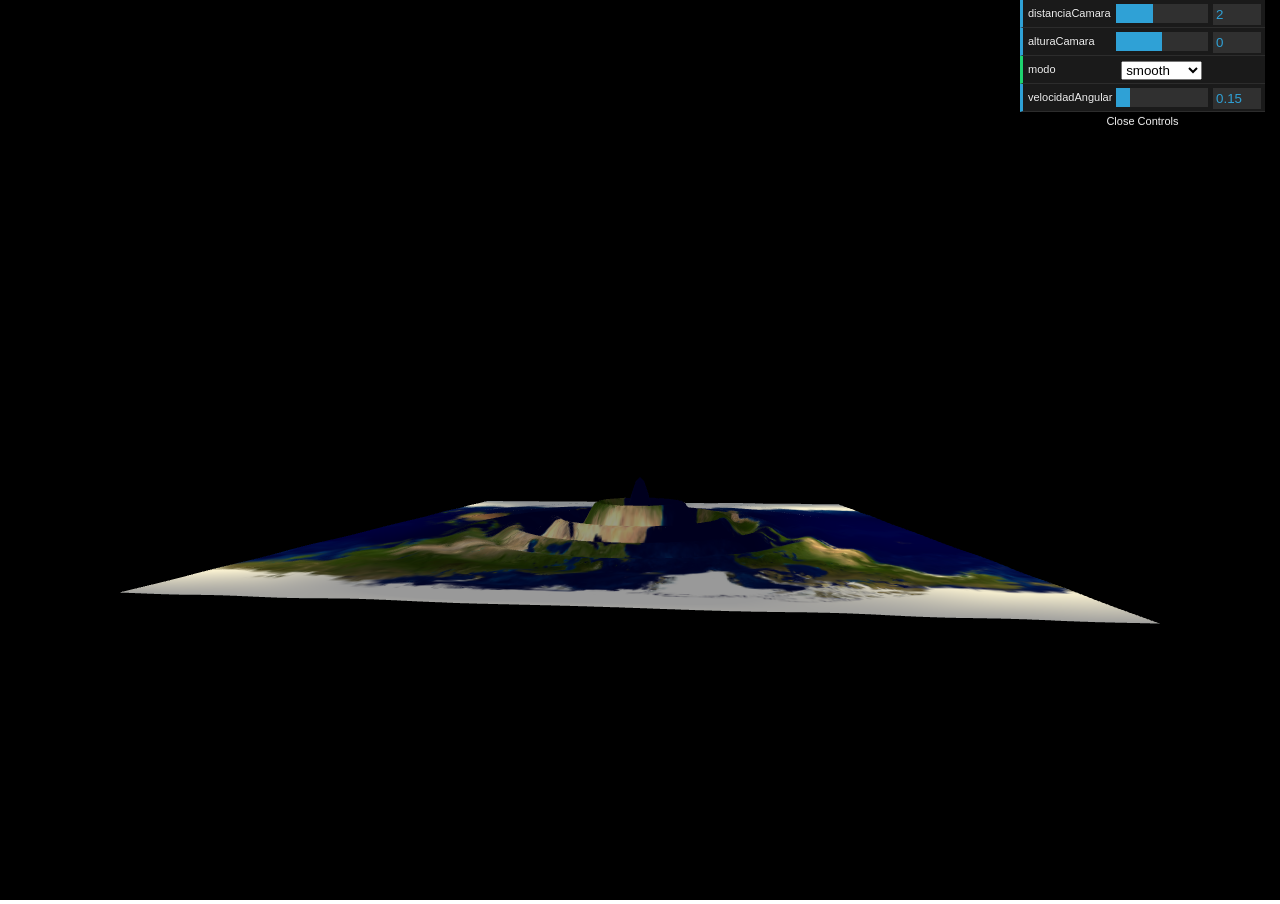
<file: 6671/demoPlanetaTierra/ejercicio2.html>
<!doctype html>
<head>
    <script src="../js/jquery-2.2.4.min.js"></script>
    <script src="js/gl-matrix-3.3.0.js"></script>    
    <script src="js/webgl-utils.js"></script>
    <script src="js/dat.gui.js"></script>
    <style>
        html{
            height: 100%;
        }
        body{
            padding: 0;
            margin: 0;
            height: 100%;;
        }

        #myCanvas{
            width: 100%;
            height: 100%;
            overflow: hidden;
        }
    </style>

</head>

<body>
           
    <canvas id="myCanvas" >
        Your browser does not support the HTML5 canvas element.
    </canvas>
        
    
    <script>

        var vertexShaderFile="vertex-shader-2.glsl";
        var modo="smooth"; // wireframe, smooth, edges
        var shaderProgram;
        var time=0;

        var gl;
        var mat4=glMatrix.mat4;
        var mat3=glMatrix.mat3;
        var vec3=glMatrix.vec3;   
        
        var earth;
            
        var $canvas=$("#myCanvas");
        var aspect=$canvas.width()/$canvas.height();

        var distanciaCamara=2;
        var alturaCamara=0;
        var velocidadAngular=0.15;
        var segmentos=128;
        var lighting="true";

        var vertexShaderSource;
        var fragmentShaderSource;

        var matrizProyeccion = mat4.create();            
        var matrizVista = mat4.create();            
        var matrizModelado = mat4.create();        

        function initGL(canvas) {

            try {
                gl = canvas.getContext("webgl");
                gl.canvas.width=$canvas.width();
                gl.canvas.height=$canvas.height();                
            } catch (e) {
                console.error(e);
            }
            if (!gl) {
                alert("Could not initialise WebGL, sorry :-(");
            }
        }

        function loadShaders(){

            $.when(loadVS(), loadFS()).done(function(res1,res2){
                //this code is executed when all ajax calls are done     
                webGLStart();
            });

            function loadVS() {
                return  $.ajax({
                    url: "shaders/"+vertexShaderFile,
                    success: function(result){
                        vertexShaderSource=result;
                    }
                });
            }   

            function loadFS() {
                return  $.ajax({
                    url: "shaders/fragment-shader.glsl",
                    success: function(result){
                        fragmentShaderSource=result;
                    }
                });
            }
        }
        
        function getShader(gl,code,type) {

            var shader;

            if (type == "fragment") 
                shader = gl.createShader(gl.FRAGMENT_SHADER);
            else // "vertex"
                shader = gl.createShader(gl.VERTEX_SHADER);
            
            gl.shaderSource(shader, code);
            gl.compileShader(shader);
    
            if (!gl.getShaderParameter(shader, gl.COMPILE_STATUS)) {
                console.error(gl.getShaderInfoLog(shader));
                return null;
            }    
            return shader;
        }
        
        function onResize(){
            gl.canvas.width=$canvas.width();
            gl.canvas.height=$canvas.height();
            aspect=$canvas.width()/$canvas.height();
        }

        function getShaderSource(url) {
            var req = new XMLHttpRequest();
            req.open("GET", url, false);
            req.send(null);
            return (req.status == 200) ? req.responseText : null;
        }; 

        function initShaders() {
    
            var fragmentShader= getShader(gl, vertexShaderSource,"vertex");
            var vertexShader= getShader(gl, fragmentShaderSource,"fragment");

            shaderProgram = gl.createProgram();
            gl.attachShader(shaderProgram, vertexShader);
            gl.attachShader(shaderProgram, fragmentShader);
            gl.linkProgram(shaderProgram);
    
            if (!gl.getProgramParameter(shaderProgram, gl.LINK_STATUS)) {
                alert("Could not initialise shaders");
            }
    
            gl.useProgram(shaderProgram);
    
            shaderProgram.vertexPositionAttribute = gl.getAttribLocation(shaderProgram, "aPosition");
            gl.enableVertexAttribArray(shaderProgram.vertexPositionAttribute);
    
            shaderProgram.textureCoordAttribute = gl.getAttribLocation(shaderProgram, "aUv");
            gl.enableVertexAttribArray(shaderProgram.textureCoordAttribute);
    
            shaderProgram.vertexNormalAttribute = gl.getAttribLocation(shaderProgram, "aNormal");
            gl.enableVertexAttribArray(shaderProgram.vertexNormalAttribute);
    
            shaderProgram.pMatrixUniform = gl.getUniformLocation(shaderProgram, "uPMatrix");
            shaderProgram.mMatrixUniform = gl.getUniformLocation(shaderProgram, "uMMatrix");
            shaderProgram.vMatrixUniform = gl.getUniformLocation(shaderProgram, "uVMatrix");
            shaderProgram.nMatrixUniform = gl.getUniformLocation(shaderProgram, "uNMatrix");
            shaderProgram.samplerUniform = gl.getUniformLocation(shaderProgram, "uSampler");
            shaderProgram.useLightingUniform = gl.getUniformLocation(shaderProgram, "uUseLighting");
            shaderProgram.ambientColorUniform = gl.getUniformLocation(shaderProgram, "uAmbientColor");
            shaderProgram.frameUniform = gl.getUniformLocation(shaderProgram, "time");
            shaderProgram.lightingDirectionUniform = gl.getUniformLocation(shaderProgram, "uLightPosition");
            shaderProgram.directionalColorUniform = gl.getUniformLocation(shaderProgram, "uDirectionalColor");
        }
        
        function onTextureLoaded() {

            gl.pixelStorei(gl.UNPACK_FLIP_Y_WEBGL, true);
            gl.bindTexture(gl.TEXTURE_2D, earth.texture);
            gl.texImage2D(gl.TEXTURE_2D, 0, gl.RGBA, gl.RGBA, gl.UNSIGNED_BYTE, earth.texture.image);
            gl.texParameteri(gl.TEXTURE_2D, gl.TEXTURE_MAG_FILTER, gl.LINEAR);
            gl.texParameteri(gl.TEXTURE_2D, gl.TEXTURE_MIN_FILTER, gl.LINEAR_MIPMAP_NEAREST);
            gl.generateMipmap(gl.TEXTURE_2D);
    
            gl.bindTexture(gl.TEXTURE_2D, null);
        }
    
        function setMatrixUniforms() {
            
            gl.uniformMatrix4fv(shaderProgram.mMatrixUniform, false, matrizModelado);
            gl.uniformMatrix4fv(shaderProgram.vMatrixUniform, false, matrizVista);
            gl.uniformMatrix4fv(shaderProgram.pMatrixUniform, false, matrizProyeccion);
    
            var normalMatrix = mat3.create();
            mat3.fromMat4(normalMatrix,matrizModelado); // normalMatrix= (inversa(traspuesta(matrizModelado)));
    
            mat3.invert(normalMatrix, normalMatrix);
            mat3.transpose(normalMatrix,normalMatrix);

            gl.uniformMatrix3fv(shaderProgram.nMatrixUniform, false, normalMatrix);
        }
            
        function TexturedSphere(latitude_bands, longitude_bands){
    
            this.latitudeBands = latitude_bands;
            this.longitudeBands = longitude_bands;
            
            this.position_buffer = null;
            this.normal_buffer = null;
            this.texture_coord_buffer = null;
            this.index_buffer = null;
    
            this.webgl_position_buffer = null;
            this.webgl_normal_buffer = null;
            this.webgl_texture_coord_buffer = null;
            this.webgl_index_buffer = null;
            
            this.texture = null;
    
            this.initTexture = function(texture_file){
                
                this.texture = gl.createTexture();
                this.texture.image = new Image();
    
                this.texture.image.onload = function () {
                       onTextureLoaded()
                }
                this.texture.image.src = texture_file;
            }
    
    
            // Se generan los vertices para la esfera, calculando los datos para una esfera de radio 1
            // Y también la información de las normales y coordenadas de textura para cada vertice de la esfera
            // La esfera se renderizara utilizando triangulos, para ello se arma un buffer de índices 
            // a todos los triángulos de la esfera
            
            this.initBuffers = function(){
    
                this.position_buffer = [];
                this.normal_buffer = [];
                this.texture_coord_buffer = [];
    
                var latNumber;
                var longNumber;
    
                for (latNumber=0; latNumber <= this.latitudeBands; latNumber++) {
                    var theta =latNumber * Math.PI / (this.latitudeBands);
                    var sinTheta = Math.sin(theta);
                    var cosTheta = Math.cos(theta);
    

                    for (longNumber=0; longNumber <= this.longitudeBands; longNumber++) {
                        var phi = longNumber * 2 * Math.PI / this.longitudeBands;
                        var sinPhi = Math.sin(phi);
                        var cosPhi = Math.cos(phi);
    
                        var r=1;                        

                        var x = cosPhi * sinTheta*r;
                        var y = cosTheta*r;
                        var z = sinPhi * sinTheta*r;

                        var u =  (longNumber / this.longitudeBands);
                        var v = 1-(latNumber / this.latitudeBands);
    
                        this.normal_buffer.push(x);
                        this.normal_buffer.push(y);
                        this.normal_buffer.push(z);
    
                        this.texture_coord_buffer.push(u);
                        this.texture_coord_buffer.push(v);
                        
                        this.position_buffer.push(x);
                        this.position_buffer.push(y);
                        this.position_buffer.push(z);
                    }
                }
    
                // Buffer de indices de los triangulos
                this.index_buffer = [];
              
                for (latNumber=0; latNumber < this.latitudeBands; latNumber++) {
                    for (longNumber=0; longNumber < this.longitudeBands; longNumber++) {

                        var first = (latNumber * (this.longitudeBands + 1)) + longNumber;
                        var second = first + this.longitudeBands + 1;

                        this.index_buffer.push(first);
                        this.index_buffer.push(second);
                        this.index_buffer.push(first + 1);
    
                        this.index_buffer.push(second);
                        this.index_buffer.push(second + 1);
                        this.index_buffer.push(first + 1);
                        
                    }
                }
    
                // Creación e Inicialización de los buffers a nivel de OpenGL
                this.webgl_normal_buffer = gl.createBuffer();
                gl.bindBuffer(gl.ARRAY_BUFFER, this.webgl_normal_buffer);
                gl.bufferData(gl.ARRAY_BUFFER, new Float32Array(this.normal_buffer), gl.STATIC_DRAW);
                this.webgl_normal_buffer.itemSize = 3;
                this.webgl_normal_buffer.numItems = this.normal_buffer.length / 3;
    
                this.webgl_texture_coord_buffer = gl.createBuffer();
                gl.bindBuffer(gl.ARRAY_BUFFER, this.webgl_texture_coord_buffer);
                gl.bufferData(gl.ARRAY_BUFFER, new Float32Array(this.texture_coord_buffer), gl.STATIC_DRAW);
                this.webgl_texture_coord_buffer.itemSize = 2;
                this.webgl_texture_coord_buffer.numItems = this.texture_coord_buffer.length / 2;
    
                this.webgl_position_buffer = gl.createBuffer();
                gl.bindBuffer(gl.ARRAY_BUFFER, this.webgl_position_buffer);
                gl.bufferData(gl.ARRAY_BUFFER, new Float32Array(this.position_buffer), gl.STATIC_DRAW);
                this.webgl_position_buffer.itemSize = 3;
                this.webgl_position_buffer.numItems = this.position_buffer.length / 3;
    
                this.webgl_index_buffer = gl.createBuffer();
                gl.bindBuffer(gl.ELEMENT_ARRAY_BUFFER, this.webgl_index_buffer);
                gl.bufferData(gl.ELEMENT_ARRAY_BUFFER, new Uint16Array(this.index_buffer), gl.STATIC_DRAW);
                this.webgl_index_buffer.itemSize = 1;
                this.webgl_index_buffer.numItems = this.index_buffer.length;
            }
    
            this.draw = function(){
    
                // Se configuran los buffers que alimentaron el pipeline
                gl.bindBuffer(gl.ARRAY_BUFFER, this.webgl_position_buffer);
                gl.vertexAttribPointer(shaderProgram.vertexPositionAttribute, this.webgl_position_buffer.itemSize, gl.FLOAT, false, 0, 0);
    
                gl.bindBuffer(gl.ARRAY_BUFFER, this.webgl_texture_coord_buffer);
                gl.vertexAttribPointer(shaderProgram.textureCoordAttribute, this.webgl_texture_coord_buffer.itemSize, gl.FLOAT, false, 0, 0);
    
                gl.bindBuffer(gl.ARRAY_BUFFER, this.webgl_normal_buffer);
                gl.vertexAttribPointer(shaderProgram.vertexNormalAttribute, this.webgl_normal_buffer.itemSize, gl.FLOAT, false, 0, 0);
    
                gl.activeTexture(gl.TEXTURE0);
                gl.bindTexture(gl.TEXTURE_2D, this.texture);
                gl.uniform1i(shaderProgram.samplerUniform, 0);
                
                gl.bindBuffer(gl.ELEMENT_ARRAY_BUFFER, this.webgl_index_buffer);

                if (modo!="wireframe"){
                    gl.uniform1i(shaderProgram.useLightingUniform,(lighting=="true"));                    
                    gl.drawElements(gl.TRIANGLES, this.webgl_index_buffer.numItems, gl.UNSIGNED_SHORT, 0);
                }
                
                if (modo!="smooth") {
                    gl.uniform1i(shaderProgram.useLightingUniform,false);
                    gl.drawElements(gl.LINE_STRIP, this.webgl_index_buffer.numItems, gl.UNSIGNED_SHORT, 0);
                }
                
                
                /////////////////////////////////
            }
            
        }
        
        function drawScene() {
        
            // Se configura el viewport dentro del "canvas". 
            // En este caso se utiliza toda el área disponible
            gl.viewport(0, 0, $canvas.width(), $canvas.height());
            
            // Se habilita el color de borrado para la pantalla (Color Buffer) y otros buffers
            gl.clearColor(0.0,0.0,0.0,1);
            gl.clear(gl.COLOR_BUFFER_BIT | gl.DEPTH_BUFFER_BIT);
    
            // Se configura la matriz de proyección
            mat4.identity(matrizProyeccion);
            mat4.perspective(matrizProyeccion, 30, aspect, 0.1, 100.0);
            mat4.scale(matrizProyeccion,matrizProyeccion,[1,-1,1]); // parche para hacer un flip de Y, parece haber un bug en glmatrix
               
            // Se inicializan las variables asociadas con la Iluminación
            
            gl.uniform1f(shaderProgram.frameUniform, time/10.0 );
            gl.uniform3f(shaderProgram.ambientColorUniform, 0.6, 0.6, 0.6 );
            gl.uniform3f(shaderProgram.directionalColorUniform, 1.2, 1.1, 0.7);
            gl.uniform1i(shaderProgram.useLightingUniform,(lighting=="true"));
            
            // Definimos la ubicación de la camara                        
            
            mat4.lookAt(matrizVista,
                vec3.fromValues(0,alturaCamara,distanciaCamara),
                vec3.fromValues(0,0,0),
                vec3.fromValues(0,1,0)
            );
                
            var lightPosition = [10.0,0.0, 3.0];  
            gl.uniform3fv(shaderProgram.lightingDirectionUniform, lightPosition);            

            setMatrixUniforms();    
            earth.draw();            
            
        }
        
        function tick() {
            requestAnimFrame(tick);
            time+=1/60;
            
            // acumulo rotaciones en matrizModelado		        
            mat4.rotate(matrizModelado, matrizModelado,0.03*velocidadAngular, [0, 1, 0]);
                    
            drawScene();
        }
            
        function initMenu(){
            var gui = new dat.GUI();
            gui.add(window, "distanciaCamara",0.01,5).step(0.01);
            gui.add(window, "alturaCamara",-2,2).step(0.01);;
            gui.add(window, "modo",["wireframe","smooth","edges"]);
            gui.add(window, "velocidadAngular",0, 1).step(0.01);
            
            
        }

        function webGLStart() {
            var canvas = document.getElementById("myCanvas");
            initGL(canvas);
            initShaders();
    
            earth = new TexturedSphere(segmentos, segmentos);
            earth.initBuffers();
            earth.initTexture("img/tierra.jpg");
            
            gl.clearColor(0.0, 0.0, 0.0, 1.0);
            gl.enable(gl.DEPTH_TEST);
    
            $(window).on("resize",onResize);
            initMenu();
            tick();
        }
    
        // cuando el documento HTML esta completo, iniciamos la aplicación
        $(document).ready(function(){
            loadShaders();
        })

    </script>
    
</body>
</html>
</file>
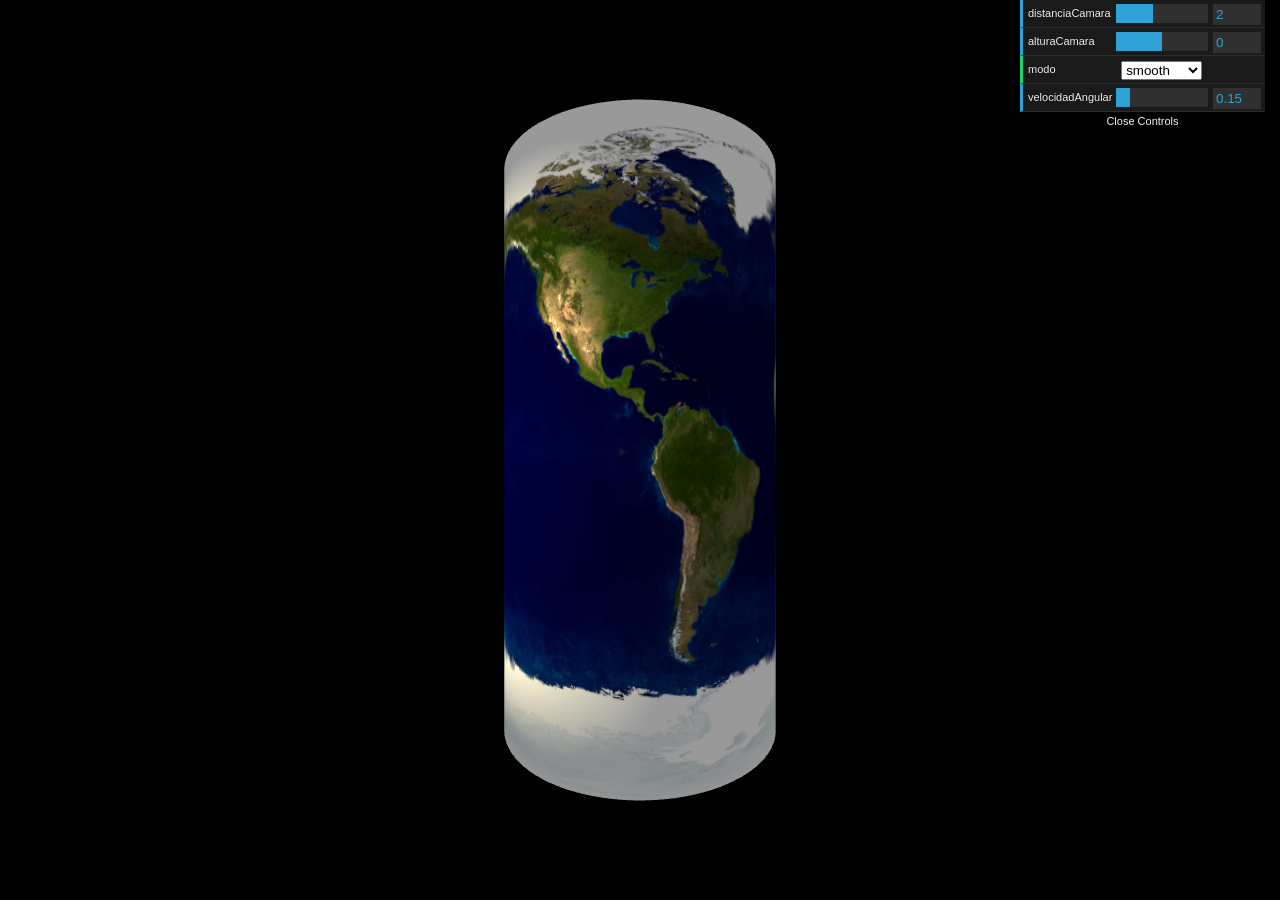
<file: 6671/demoPlanetaTierra/ejercicio3.html>
<!doctype html>
<head>
    <script src="../js/jquery-2.2.4.min.js"></script>
    <script src="js/gl-matrix-3.3.0.js"></script>    
    <script src="js/webgl-utils.js"></script>
    <script src="js/dat.gui.js"></script>
    <style>
        html{
            height: 100%;
        }
        body{
            padding: 0;
            margin: 0;
            height: 100%;;
        }

        #myCanvas{
            width: 100%;
            height: 100%;
            overflow: hidden;
        }
    </style>

</head>

<body>
           
    <canvas id="myCanvas" >
        Your browser does not support the HTML5 canvas element.
    </canvas>
        
    
    <script>

        var vertexShaderFile="vertex-shader-3.glsl";
        var modo="smooth"; // wireframe, smooth, edges
        var shaderProgram;
        var time=0;

        var gl;
        var mat4=glMatrix.mat4;
        var mat3=glMatrix.mat3;
        var vec3=glMatrix.vec3;   
        
        var earth;
            
        var $canvas=$("#myCanvas");
        var aspect=$canvas.width()/$canvas.height();

        var distanciaCamara=2;
        var alturaCamara=0;
        var velocidadAngular=0.15;
        var segmentos=128;
        var lighting="true";

        var vertexShaderSource;
        var fragmentShaderSource;

        var matrizProyeccion = mat4.create();            
        var matrizVista = mat4.create();            
        var matrizModelado = mat4.create();        

        function initGL(canvas) {

            try {
                gl = canvas.getContext("webgl");
                gl.canvas.width=$canvas.width();
                gl.canvas.height=$canvas.height();                
            } catch (e) {
                console.error(e);
            }
            if (!gl) {
                alert("Could not initialise WebGL, sorry :-(");
            }
        }

        function loadShaders(){

            $.when(loadVS(), loadFS()).done(function(res1,res2){
                //this code is executed when all ajax calls are done     
                webGLStart();
            });

            function loadVS() {
                return  $.ajax({
                    url: "shaders/"+vertexShaderFile,
                    success: function(result){
                        vertexShaderSource=result;
                    }
                });
            }   

            function loadFS() {
                return  $.ajax({
                    url: "shaders/fragment-shader.glsl",
                    success: function(result){
                        fragmentShaderSource=result;
                    }
                });
            }
        }
        
        function getShader(gl,code,type) {

            var shader;

            if (type == "fragment") 
                shader = gl.createShader(gl.FRAGMENT_SHADER);
            else // "vertex"
                shader = gl.createShader(gl.VERTEX_SHADER);
            
            gl.shaderSource(shader, code);
            gl.compileShader(shader);
    
            if (!gl.getShaderParameter(shader, gl.COMPILE_STATUS)) {
                console.error(gl.getShaderInfoLog(shader));
                return null;
            }    
            return shader;
        }
        
        function onResize(){
            gl.canvas.width=$canvas.width();
            gl.canvas.height=$canvas.height();
            aspect=$canvas.width()/$canvas.height();
        }

        function getShaderSource(url) {
            var req = new XMLHttpRequest();
            req.open("GET", url, false);
            req.send(null);
            return (req.status == 200) ? req.responseText : null;
        }; 

        function initShaders() {
    
            var fragmentShader= getShader(gl, vertexShaderSource,"vertex");
            var vertexShader= getShader(gl, fragmentShaderSource,"fragment");

            shaderProgram = gl.createProgram();
            gl.attachShader(shaderProgram, vertexShader);
            gl.attachShader(shaderProgram, fragmentShader);
            gl.linkProgram(shaderProgram);
    
            if (!gl.getProgramParameter(shaderProgram, gl.LINK_STATUS)) {
                alert("Could not initialise shaders");
            }
    
            gl.useProgram(shaderProgram);
    
            shaderProgram.vertexPositionAttribute = gl.getAttribLocation(shaderProgram, "aPosition");
            gl.enableVertexAttribArray(shaderProgram.vertexPositionAttribute);
    
            shaderProgram.textureCoordAttribute = gl.getAttribLocation(shaderProgram, "aUv");
            gl.enableVertexAttribArray(shaderProgram.textureCoordAttribute);
    
            shaderProgram.vertexNormalAttribute = gl.getAttribLocation(shaderProgram, "aNormal");
            gl.enableVertexAttribArray(shaderProgram.vertexNormalAttribute);
    
            shaderProgram.pMatrixUniform = gl.getUniformLocation(shaderProgram, "uPMatrix");
            shaderProgram.mMatrixUniform = gl.getUniformLocation(shaderProgram, "uMMatrix");
            shaderProgram.vMatrixUniform = gl.getUniformLocation(shaderProgram, "uVMatrix");
            shaderProgram.nMatrixUniform = gl.getUniformLocation(shaderProgram, "uNMatrix");
            shaderProgram.samplerUniform = gl.getUniformLocation(shaderProgram, "uSampler");
            shaderProgram.useLightingUniform = gl.getUniformLocation(shaderProgram, "uUseLighting");
            shaderProgram.ambientColorUniform = gl.getUniformLocation(shaderProgram, "uAmbientColor");
            shaderProgram.frameUniform = gl.getUniformLocation(shaderProgram, "time");
            shaderProgram.lightingDirectionUniform = gl.getUniformLocation(shaderProgram, "uLightPosition");
            shaderProgram.directionalColorUniform = gl.getUniformLocation(shaderProgram, "uDirectionalColor");
        }
        
        function onTextureLoaded() {

            gl.pixelStorei(gl.UNPACK_FLIP_Y_WEBGL, true);
            gl.bindTexture(gl.TEXTURE_2D, earth.texture);
            gl.texImage2D(gl.TEXTURE_2D, 0, gl.RGBA, gl.RGBA, gl.UNSIGNED_BYTE, earth.texture.image);
            gl.texParameteri(gl.TEXTURE_2D, gl.TEXTURE_MAG_FILTER, gl.LINEAR);
            gl.texParameteri(gl.TEXTURE_2D, gl.TEXTURE_MIN_FILTER, gl.LINEAR_MIPMAP_NEAREST);
            gl.generateMipmap(gl.TEXTURE_2D);
    
            gl.bindTexture(gl.TEXTURE_2D, null);
        }
    
        function setMatrixUniforms() {
            
            gl.uniformMatrix4fv(shaderProgram.mMatrixUniform, false, matrizModelado);
            gl.uniformMatrix4fv(shaderProgram.vMatrixUniform, false, matrizVista);
            gl.uniformMatrix4fv(shaderProgram.pMatrixUniform, false, matrizProyeccion);
    
            var normalMatrix = mat3.create();
            mat3.fromMat4(normalMatrix,matrizModelado); // normalMatrix= (inversa(traspuesta(matrizModelado)));
    
            mat3.invert(normalMatrix, normalMatrix);
            mat3.transpose(normalMatrix,normalMatrix);

            gl.uniformMatrix3fv(shaderProgram.nMatrixUniform, false, normalMatrix);
        }
            
        function TexturedSphere(latitude_bands, longitude_bands){
    
            this.latitudeBands = latitude_bands;
            this.longitudeBands = longitude_bands;
            
            this.position_buffer = null;
            this.normal_buffer = null;
            this.texture_coord_buffer = null;
            this.index_buffer = null;
    
            this.webgl_position_buffer = null;
            this.webgl_normal_buffer = null;
            this.webgl_texture_coord_buffer = null;
            this.webgl_index_buffer = null;
            
            this.texture = null;
    
            this.initTexture = function(texture_file){
                
                this.texture = gl.createTexture();
                this.texture.image = new Image();
    
                this.texture.image.onload = function () {
                       onTextureLoaded()
                }
                this.texture.image.src = texture_file;
            }
    
    
            // Se generan los vertices para la esfera, calculando los datos para una esfera de radio 1
            // Y también la información de las normales y coordenadas de textura para cada vertice de la esfera
            // La esfera se renderizara utilizando triangulos, para ello se arma un buffer de índices 
            // a todos los triángulos de la esfera
            
            this.initBuffers = function(){
    
                this.position_buffer = [];
                this.normal_buffer = [];
                this.texture_coord_buffer = [];
    
                var latNumber;
                var longNumber;
    
                for (latNumber=0; latNumber <= this.latitudeBands; latNumber++) {
                    var theta =latNumber * Math.PI / (this.latitudeBands);
                    var sinTheta = Math.sin(theta);
                    var cosTheta = Math.cos(theta);
    

                    for (longNumber=0; longNumber <= this.longitudeBands; longNumber++) {
                        var phi = longNumber * 2 * Math.PI / this.longitudeBands;
                        var sinPhi = Math.sin(phi);
                        var cosPhi = Math.cos(phi);
    
                        var r=1;                        

                        var x = cosPhi * sinTheta*r;
                        var y = cosTheta*r;
                        var z = sinPhi * sinTheta*r;

                        var u =  (longNumber / this.longitudeBands);
                        var v = 1-(latNumber / this.latitudeBands);
    
                        this.normal_buffer.push(x);
                        this.normal_buffer.push(y);
                        this.normal_buffer.push(z);
    
                        this.texture_coord_buffer.push(u);
                        this.texture_coord_buffer.push(v);
                        
                        this.position_buffer.push(x);
                        this.position_buffer.push(y);
                        this.position_buffer.push(z);
                    }
                }
    
                // Buffer de indices de los triangulos
                this.index_buffer = [];
              
                for (latNumber=0; latNumber < this.latitudeBands; latNumber++) {
                    for (longNumber=0; longNumber < this.longitudeBands; longNumber++) {

                        var first = (latNumber * (this.longitudeBands + 1)) + longNumber;
                        var second = first + this.longitudeBands + 1;

                        this.index_buffer.push(first);
                        this.index_buffer.push(second);
                        this.index_buffer.push(first + 1);
    
                        this.index_buffer.push(second);
                        this.index_buffer.push(second + 1);
                        this.index_buffer.push(first + 1);
                        
                    }
                }
    
                // Creación e Inicialización de los buffers a nivel de OpenGL
                this.webgl_normal_buffer = gl.createBuffer();
                gl.bindBuffer(gl.ARRAY_BUFFER, this.webgl_normal_buffer);
                gl.bufferData(gl.ARRAY_BUFFER, new Float32Array(this.normal_buffer), gl.STATIC_DRAW);
                this.webgl_normal_buffer.itemSize = 3;
                this.webgl_normal_buffer.numItems = this.normal_buffer.length / 3;
    
                this.webgl_texture_coord_buffer = gl.createBuffer();
                gl.bindBuffer(gl.ARRAY_BUFFER, this.webgl_texture_coord_buffer);
                gl.bufferData(gl.ARRAY_BUFFER, new Float32Array(this.texture_coord_buffer), gl.STATIC_DRAW);
                this.webgl_texture_coord_buffer.itemSize = 2;
                this.webgl_texture_coord_buffer.numItems = this.texture_coord_buffer.length / 2;
    
                this.webgl_position_buffer = gl.createBuffer();
                gl.bindBuffer(gl.ARRAY_BUFFER, this.webgl_position_buffer);
                gl.bufferData(gl.ARRAY_BUFFER, new Float32Array(this.position_buffer), gl.STATIC_DRAW);
                this.webgl_position_buffer.itemSize = 3;
                this.webgl_position_buffer.numItems = this.position_buffer.length / 3;
    
                this.webgl_index_buffer = gl.createBuffer();
                gl.bindBuffer(gl.ELEMENT_ARRAY_BUFFER, this.webgl_index_buffer);
                gl.bufferData(gl.ELEMENT_ARRAY_BUFFER, new Uint16Array(this.index_buffer), gl.STATIC_DRAW);
                this.webgl_index_buffer.itemSize = 1;
                this.webgl_index_buffer.numItems = this.index_buffer.length;
            }
    
            this.draw = function(){
    
                // Se configuran los buffers que alimentaron el pipeline
                gl.bindBuffer(gl.ARRAY_BUFFER, this.webgl_position_buffer);
                gl.vertexAttribPointer(shaderProgram.vertexPositionAttribute, this.webgl_position_buffer.itemSize, gl.FLOAT, false, 0, 0);
    
                gl.bindBuffer(gl.ARRAY_BUFFER, this.webgl_texture_coord_buffer);
                gl.vertexAttribPointer(shaderProgram.textureCoordAttribute, this.webgl_texture_coord_buffer.itemSize, gl.FLOAT, false, 0, 0);
    
                gl.bindBuffer(gl.ARRAY_BUFFER, this.webgl_normal_buffer);
                gl.vertexAttribPointer(shaderProgram.vertexNormalAttribute, this.webgl_normal_buffer.itemSize, gl.FLOAT, false, 0, 0);
    
                gl.activeTexture(gl.TEXTURE0);
                gl.bindTexture(gl.TEXTURE_2D, this.texture);
                gl.uniform1i(shaderProgram.samplerUniform, 0);
                
                gl.bindBuffer(gl.ELEMENT_ARRAY_BUFFER, this.webgl_index_buffer);

                if (modo!="wireframe"){
                    gl.uniform1i(shaderProgram.useLightingUniform,(lighting=="true"));                    
                    gl.drawElements(gl.TRIANGLES, this.webgl_index_buffer.numItems, gl.UNSIGNED_SHORT, 0);
                }
                
                if (modo!="smooth") {
                    gl.uniform1i(shaderProgram.useLightingUniform,false);
                    gl.drawElements(gl.LINE_STRIP, this.webgl_index_buffer.numItems, gl.UNSIGNED_SHORT, 0);
                }
                
                
                /////////////////////////////////
            }
            
        }
        
        function drawScene() {
        
            // Se configura el viewport dentro del "canvas". 
            // En este caso se utiliza toda el área disponible
            gl.viewport(0, 0, $canvas.width(), $canvas.height());
            
            // Se habilita el color de borrado para la pantalla (Color Buffer) y otros buffers
            gl.clearColor(0.0,0.0,0.0,1);
            gl.clear(gl.COLOR_BUFFER_BIT | gl.DEPTH_BUFFER_BIT);
    
            // Se configura la matriz de proyección
            mat4.identity(matrizProyeccion);
            mat4.perspective(matrizProyeccion, 30, aspect, 0.1, 100.0);
            mat4.scale(matrizProyeccion,matrizProyeccion,[1,-1,1]); // parche para hacer un flip de Y, parece haber un bug en glmatrix
               
            // Se inicializan las variables asociadas con la Iluminación
            
            gl.uniform1f(shaderProgram.frameUniform, time/10.0 );
            gl.uniform3f(shaderProgram.ambientColorUniform, 0.6, 0.6, 0.6 );
            gl.uniform3f(shaderProgram.directionalColorUniform, 1.2, 1.1, 0.7);
            gl.uniform1i(shaderProgram.useLightingUniform,(lighting=="true"));
            
            // Definimos la ubicación de la camara                        
            
            mat4.lookAt(matrizVista,
                vec3.fromValues(0,alturaCamara,distanciaCamara),
                vec3.fromValues(0,0,0),
                vec3.fromValues(0,1,0)
            );
                
            var lightPosition = [10.0,0.0, 3.0];  
            gl.uniform3fv(shaderProgram.lightingDirectionUniform, lightPosition);            

            setMatrixUniforms();    
            earth.draw();            
            
        }
        
        function tick() {
            requestAnimFrame(tick);
            time+=1/60;
            
            // acumulo rotaciones en matrizModelado		        
            mat4.rotate(matrizModelado, matrizModelado,0.03*velocidadAngular, [0, 1, 0]);
                    
            drawScene();
        }
            
        function initMenu(){
            var gui = new dat.GUI();
            gui.add(window, "distanciaCamara",0.01,5).step(0.01);
            gui.add(window, "alturaCamara",-2,2).step(0.01);;
            gui.add(window, "modo",["wireframe","smooth","edges"]);
            gui.add(window, "velocidadAngular",0, 1).step(0.01);
            
            
        }

        function webGLStart() {
            var canvas = document.getElementById("myCanvas");
            initGL(canvas);
            initShaders();
    
            earth = new TexturedSphere(segmentos, segmentos);
            earth.initBuffers();
            earth.initTexture("img/tierra.jpg");
            
            gl.clearColor(0.0, 0.0, 0.0, 1.0);
            gl.enable(gl.DEPTH_TEST);
    
            $(window).on("resize",onResize);
            initMenu();
            tick();
        }
    
        // cuando el documento HTML esta completo, iniciamos la aplicación
        $(document).ready(function(){
            loadShaders();
        })

    </script>
    
</body>
</html>
</file>
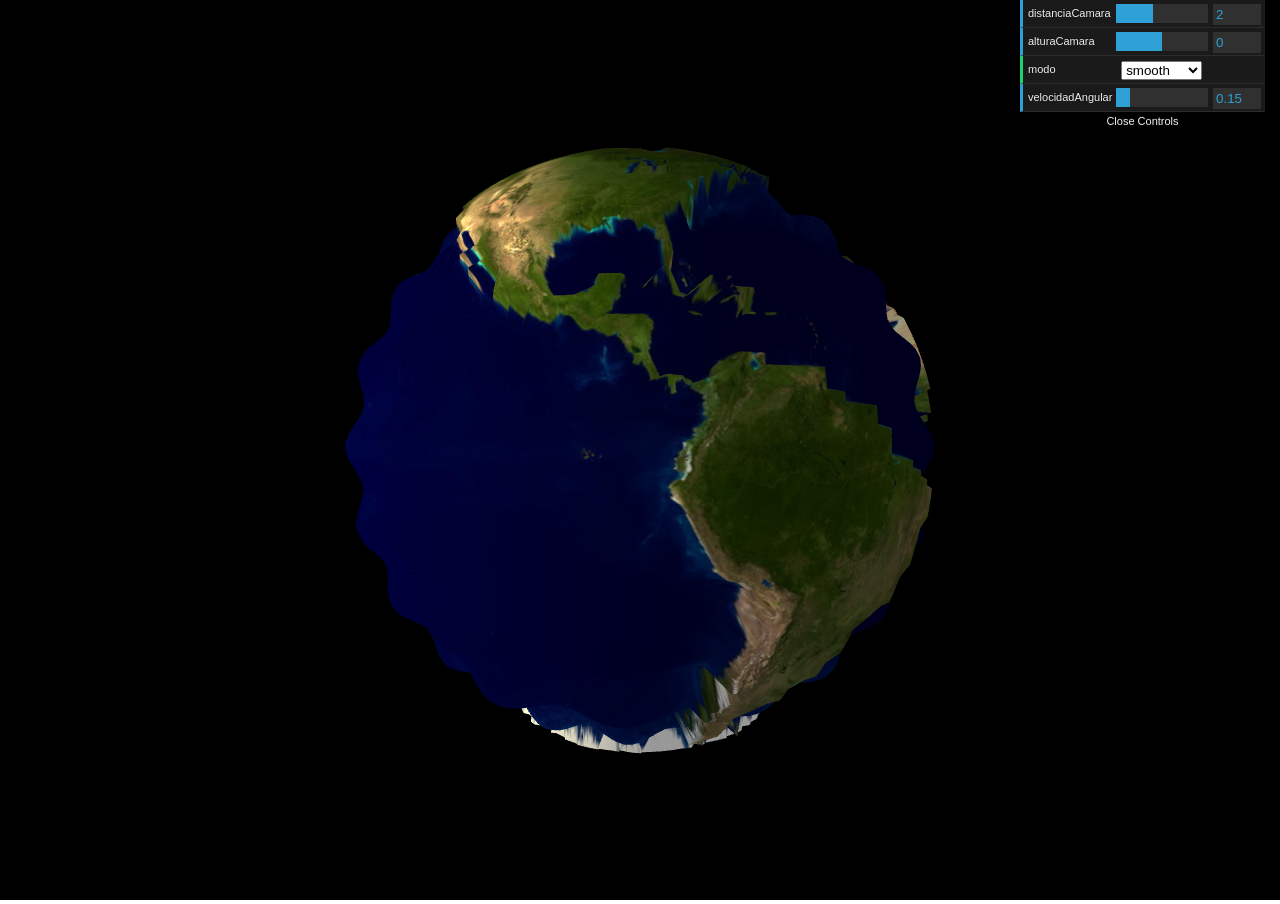
<file: 6671/demoPlanetaTierra/ejercicio4.html>
<!doctype html>
<head>
    <script src="../js/jquery-2.2.4.min.js"></script>
    <script src="js/gl-matrix-3.3.0.js"></script>    
    <script src="js/webgl-utils.js"></script>
    <script src="js/dat.gui.js"></script>
    <style>
        html{
            height: 100%;
        }
        body{
            padding: 0;
            margin: 0;
            height: 100%;;
        }

        #myCanvas{
            width: 100%;
            height: 100%;
            overflow: hidden;
        }
    </style>

</head>

<body>
           
    <canvas id="myCanvas" >
        Your browser does not support the HTML5 canvas element.
    </canvas>
        
    
    <script>

        var vertexShaderFile="vertex-shader-4.glsl";
        var modo="smooth"; // wireframe, smooth, edges
        var shaderProgram;
        var time=0;

        var gl;
        var mat4=glMatrix.mat4;
        var mat3=glMatrix.mat3;
        var vec3=glMatrix.vec3;   
        
        var earth;
            
        var $canvas=$("#myCanvas");
        var aspect=$canvas.width()/$canvas.height();

        var distanciaCamara=2;
        var alturaCamara=0;
        var velocidadAngular=0.15;
        var segmentos=128;
        var lighting="true";

        var vertexShaderSource;
        var fragmentShaderSource;

        var matrizProyeccion = mat4.create();            
        var matrizVista = mat4.create();            
        var matrizModelado = mat4.create();        

        function initGL(canvas) {

            try {
                gl = canvas.getContext("webgl");
                gl.canvas.width=$canvas.width();
                gl.canvas.height=$canvas.height();                
            } catch (e) {
                console.error(e);
            }
            if (!gl) {
                alert("Could not initialise WebGL, sorry :-(");
            }
        }

        function loadShaders(){

            $.when(loadVS(), loadFS()).done(function(res1,res2){
                //this code is executed when all ajax calls are done     
                webGLStart();
            });

            function loadVS() {
                return  $.ajax({
                    url: "shaders/"+vertexShaderFile,
                    success: function(result){
                        vertexShaderSource=result;
                    }
                });
            }   

            function loadFS() {
                return  $.ajax({
                    url: "shaders/fragment-shader.glsl",
                    success: function(result){
                        fragmentShaderSource=result;
                    }
                });
            }
        }
        
        function getShader(gl,code,type) {

            var shader;

            if (type == "fragment") 
                shader = gl.createShader(gl.FRAGMENT_SHADER);
            else // "vertex"
                shader = gl.createShader(gl.VERTEX_SHADER);
            
            gl.shaderSource(shader, code);
            gl.compileShader(shader);
    
            if (!gl.getShaderParameter(shader, gl.COMPILE_STATUS)) {
                console.error(gl.getShaderInfoLog(shader));
                return null;
            }    
            return shader;
        }
        
        function onResize(){
            gl.canvas.width=$canvas.width();
            gl.canvas.height=$canvas.height();
            aspect=$canvas.width()/$canvas.height();
        }

        function getShaderSource(url) {
            var req = new XMLHttpRequest();
            req.open("GET", url, false);
            req.send(null);
            return (req.status == 200) ? req.responseText : null;
        }; 

        function initShaders() {
    
            var fragmentShader= getShader(gl, vertexShaderSource,"vertex");
            var vertexShader= getShader(gl, fragmentShaderSource,"fragment");

            shaderProgram = gl.createProgram();
            gl.attachShader(shaderProgram, vertexShader);
            gl.attachShader(shaderProgram, fragmentShader);
            gl.linkProgram(shaderProgram);
    
            if (!gl.getProgramParameter(shaderProgram, gl.LINK_STATUS)) {
                alert("Could not initialise shaders");
            }
    
            gl.useProgram(shaderProgram);
    
            shaderProgram.vertexPositionAttribute = gl.getAttribLocation(shaderProgram, "aPosition");
            gl.enableVertexAttribArray(shaderProgram.vertexPositionAttribute);
    
            shaderProgram.textureCoordAttribute = gl.getAttribLocation(shaderProgram, "aUv");
            gl.enableVertexAttribArray(shaderProgram.textureCoordAttribute);
    
            shaderProgram.vertexNormalAttribute = gl.getAttribLocation(shaderProgram, "aNormal");
            gl.enableVertexAttribArray(shaderProgram.vertexNormalAttribute);
    
            shaderProgram.pMatrixUniform = gl.getUniformLocation(shaderProgram, "uPMatrix");
            shaderProgram.mMatrixUniform = gl.getUniformLocation(shaderProgram, "uMMatrix");
            shaderProgram.vMatrixUniform = gl.getUniformLocation(shaderProgram, "uVMatrix");
            shaderProgram.nMatrixUniform = gl.getUniformLocation(shaderProgram, "uNMatrix");
            shaderProgram.samplerUniform = gl.getUniformLocation(shaderProgram, "uSampler");
            shaderProgram.useLightingUniform = gl.getUniformLocation(shaderProgram, "uUseLighting");
            shaderProgram.ambientColorUniform = gl.getUniformLocation(shaderProgram, "uAmbientColor");
            shaderProgram.frameUniform = gl.getUniformLocation(shaderProgram, "time");
            shaderProgram.lightingDirectionUniform = gl.getUniformLocation(shaderProgram, "uLightPosition");
            shaderProgram.directionalColorUniform = gl.getUniformLocation(shaderProgram, "uDirectionalColor");
        }
        
        function onTextureLoaded() {

            gl.pixelStorei(gl.UNPACK_FLIP_Y_WEBGL, true);
            gl.bindTexture(gl.TEXTURE_2D, earth.texture);
            gl.texImage2D(gl.TEXTURE_2D, 0, gl.RGBA, gl.RGBA, gl.UNSIGNED_BYTE, earth.texture.image);
            gl.texParameteri(gl.TEXTURE_2D, gl.TEXTURE_MAG_FILTER, gl.LINEAR);
            gl.texParameteri(gl.TEXTURE_2D, gl.TEXTURE_MIN_FILTER, gl.LINEAR_MIPMAP_NEAREST);
            gl.generateMipmap(gl.TEXTURE_2D);
    
            gl.bindTexture(gl.TEXTURE_2D, null);
        }
    
        function setMatrixUniforms() {
            
            gl.uniformMatrix4fv(shaderProgram.mMatrixUniform, false, matrizModelado);
            gl.uniformMatrix4fv(shaderProgram.vMatrixUniform, false, matrizVista);
            gl.uniformMatrix4fv(shaderProgram.pMatrixUniform, false, matrizProyeccion);
    
            var normalMatrix = mat3.create();
            mat3.fromMat4(normalMatrix,matrizModelado); // normalMatrix= (inversa(traspuesta(matrizModelado)));
    
            mat3.invert(normalMatrix, normalMatrix);
            mat3.transpose(normalMatrix,normalMatrix);

            gl.uniformMatrix3fv(shaderProgram.nMatrixUniform, false, normalMatrix);
        }
            
        function TexturedSphere(latitude_bands, longitude_bands){
    
            this.latitudeBands = latitude_bands;
            this.longitudeBands = longitude_bands;
            
            this.position_buffer = null;
            this.normal_buffer = null;
            this.texture_coord_buffer = null;
            this.index_buffer = null;
    
            this.webgl_position_buffer = null;
            this.webgl_normal_buffer = null;
            this.webgl_texture_coord_buffer = null;
            this.webgl_index_buffer = null;
            
            this.texture = null;
    
            this.initTexture = function(texture_file){
                
                this.texture = gl.createTexture();
                this.texture.image = new Image();
    
                this.texture.image.onload = function () {
                       onTextureLoaded()
                }
                this.texture.image.src = texture_file;
            }
    
    
            // Se generan los vertices para la esfera, calculando los datos para una esfera de radio 1
            // Y también la información de las normales y coordenadas de textura para cada vertice de la esfera
            // La esfera se renderizara utilizando triangulos, para ello se arma un buffer de índices 
            // a todos los triángulos de la esfera
            
            this.initBuffers = function(){
    
                this.position_buffer = [];
                this.normal_buffer = [];
                this.texture_coord_buffer = [];
    
                var latNumber;
                var longNumber;
    
                for (latNumber=0; latNumber <= this.latitudeBands; latNumber++) {
                    var theta =latNumber * Math.PI / (this.latitudeBands);
                    var sinTheta = Math.sin(theta);
                    var cosTheta = Math.cos(theta);
    

                    for (longNumber=0; longNumber <= this.longitudeBands; longNumber++) {
                        var phi = longNumber * 2 * Math.PI / this.longitudeBands;
                        var sinPhi = Math.sin(phi);
                        var cosPhi = Math.cos(phi);
    
                        var r=1;                        

                        var x = cosPhi * sinTheta*r;
                        var y = cosTheta*r;
                        var z = sinPhi * sinTheta*r;

                        var u =  (longNumber / this.longitudeBands);
                        var v = 1-(latNumber / this.latitudeBands);
    
                        this.normal_buffer.push(x);
                        this.normal_buffer.push(y);
                        this.normal_buffer.push(z);
    
                        this.texture_coord_buffer.push(u);
                        this.texture_coord_buffer.push(v);
                        
                        this.position_buffer.push(x);
                        this.position_buffer.push(y);
                        this.position_buffer.push(z);
                    }
                }
    
                // Buffer de indices de los triangulos
                this.index_buffer = [];
              
                for (latNumber=0; latNumber < this.latitudeBands; latNumber++) {
                    for (longNumber=0; longNumber < this.longitudeBands; longNumber++) {

                        var first = (latNumber * (this.longitudeBands + 1)) + longNumber;
                        var second = first + this.longitudeBands + 1;

                        this.index_buffer.push(first);
                        this.index_buffer.push(second);
                        this.index_buffer.push(first + 1);
    
                        this.index_buffer.push(second);
                        this.index_buffer.push(second + 1);
                        this.index_buffer.push(first + 1);
                        
                    }
                }
    
                // Creación e Inicialización de los buffers a nivel de OpenGL
                this.webgl_normal_buffer = gl.createBuffer();
                gl.bindBuffer(gl.ARRAY_BUFFER, this.webgl_normal_buffer);
                gl.bufferData(gl.ARRAY_BUFFER, new Float32Array(this.normal_buffer), gl.STATIC_DRAW);
                this.webgl_normal_buffer.itemSize = 3;
                this.webgl_normal_buffer.numItems = this.normal_buffer.length / 3;
    
                this.webgl_texture_coord_buffer = gl.createBuffer();
                gl.bindBuffer(gl.ARRAY_BUFFER, this.webgl_texture_coord_buffer);
                gl.bufferData(gl.ARRAY_BUFFER, new Float32Array(this.texture_coord_buffer), gl.STATIC_DRAW);
                this.webgl_texture_coord_buffer.itemSize = 2;
                this.webgl_texture_coord_buffer.numItems = this.texture_coord_buffer.length / 2;
    
                this.webgl_position_buffer = gl.createBuffer();
                gl.bindBuffer(gl.ARRAY_BUFFER, this.webgl_position_buffer);
                gl.bufferData(gl.ARRAY_BUFFER, new Float32Array(this.position_buffer), gl.STATIC_DRAW);
                this.webgl_position_buffer.itemSize = 3;
                this.webgl_position_buffer.numItems = this.position_buffer.length / 3;
    
                this.webgl_index_buffer = gl.createBuffer();
                gl.bindBuffer(gl.ELEMENT_ARRAY_BUFFER, this.webgl_index_buffer);
                gl.bufferData(gl.ELEMENT_ARRAY_BUFFER, new Uint16Array(this.index_buffer), gl.STATIC_DRAW);
                this.webgl_index_buffer.itemSize = 1;
                this.webgl_index_buffer.numItems = this.index_buffer.length;
            }
    
            this.draw = function(){
    
                // Se configuran los buffers que alimentaron el pipeline
                gl.bindBuffer(gl.ARRAY_BUFFER, this.webgl_position_buffer);
                gl.vertexAttribPointer(shaderProgram.vertexPositionAttribute, this.webgl_position_buffer.itemSize, gl.FLOAT, false, 0, 0);
    
                gl.bindBuffer(gl.ARRAY_BUFFER, this.webgl_texture_coord_buffer);
                gl.vertexAttribPointer(shaderProgram.textureCoordAttribute, this.webgl_texture_coord_buffer.itemSize, gl.FLOAT, false, 0, 0);
    
                gl.bindBuffer(gl.ARRAY_BUFFER, this.webgl_normal_buffer);
                gl.vertexAttribPointer(shaderProgram.vertexNormalAttribute, this.webgl_normal_buffer.itemSize, gl.FLOAT, false, 0, 0);
    
                gl.activeTexture(gl.TEXTURE0);
                gl.bindTexture(gl.TEXTURE_2D, this.texture);
                gl.uniform1i(shaderProgram.samplerUniform, 0);
                
                gl.bindBuffer(gl.ELEMENT_ARRAY_BUFFER, this.webgl_index_buffer);

                if (modo!="wireframe"){
                    gl.uniform1i(shaderProgram.useLightingUniform,(lighting=="true"));                    
                    gl.drawElements(gl.TRIANGLES, this.webgl_index_buffer.numItems, gl.UNSIGNED_SHORT, 0);
                }
                
                if (modo!="smooth") {
                    gl.uniform1i(shaderProgram.useLightingUniform,false);
                    gl.drawElements(gl.LINE_STRIP, this.webgl_index_buffer.numItems, gl.UNSIGNED_SHORT, 0);
                }
                
                
                /////////////////////////////////
            }
            
        }
        
        function drawScene() {
        
            // Se configura el viewport dentro del "canvas". 
            // En este caso se utiliza toda el área disponible
            gl.viewport(0, 0, $canvas.width(), $canvas.height());
            
            // Se habilita el color de borrado para la pantalla (Color Buffer) y otros buffers
            gl.clearColor(0.0,0.0,0.0,1);
            gl.clear(gl.COLOR_BUFFER_BIT | gl.DEPTH_BUFFER_BIT);
    
            // Se configura la matriz de proyección
            mat4.identity(matrizProyeccion);
            mat4.perspective(matrizProyeccion, 30, aspect, 0.1, 100.0);
            mat4.scale(matrizProyeccion,matrizProyeccion,[1,-1,1]); // parche para hacer un flip de Y, parece haber un bug en glmatrix
               
            // Se inicializan las variables asociadas con la Iluminación
            
            gl.uniform1f(shaderProgram.frameUniform, time/10.0 );
            gl.uniform3f(shaderProgram.ambientColorUniform, 0.6, 0.6, 0.6 );
            gl.uniform3f(shaderProgram.directionalColorUniform, 1.2, 1.1, 0.7);
            gl.uniform1i(shaderProgram.useLightingUniform,(lighting=="true"));
            
            // Definimos la ubicación de la camara                        
            
            mat4.lookAt(matrizVista,
                vec3.fromValues(0,alturaCamara,distanciaCamara),
                vec3.fromValues(0,0,0),
                vec3.fromValues(0,1,0)
            );
                
            var lightPosition = [10.0,0.0, 3.0];  
            gl.uniform3fv(shaderProgram.lightingDirectionUniform, lightPosition);            

            setMatrixUniforms();    
            earth.draw();            
            
        }
        
        function tick() {
            requestAnimFrame(tick);
            time+=1/60;
            
            // acumulo rotaciones en matrizModelado		        
            mat4.rotate(matrizModelado, matrizModelado,0.03*velocidadAngular, [0, 1, 0]);
                    
            drawScene();
        }
            
        function initMenu(){
            var gui = new dat.GUI();
            gui.add(window, "distanciaCamara",0.01,5).step(0.01);
            gui.add(window, "alturaCamara",-2,2).step(0.01);;
            gui.add(window, "modo",["wireframe","smooth","edges"]);
            gui.add(window, "velocidadAngular",0, 1).step(0.01);
            
            
        }

        function webGLStart() {
            var canvas = document.getElementById("myCanvas");
            initGL(canvas);
            initShaders();
    
            earth = new TexturedSphere(segmentos, segmentos);
            earth.initBuffers();
            earth.initTexture("img/tierra.jpg");
            
            gl.clearColor(0.0, 0.0, 0.0, 1.0);
            gl.enable(gl.DEPTH_TEST);
    
            $(window).on("resize",onResize);
            initMenu();
            tick();
        }
    
        // cuando el documento HTML esta completo, iniciamos la aplicación
        $(document).ready(function(){
            loadShaders();
        })

    </script>
    
</body>
</html>
</file>
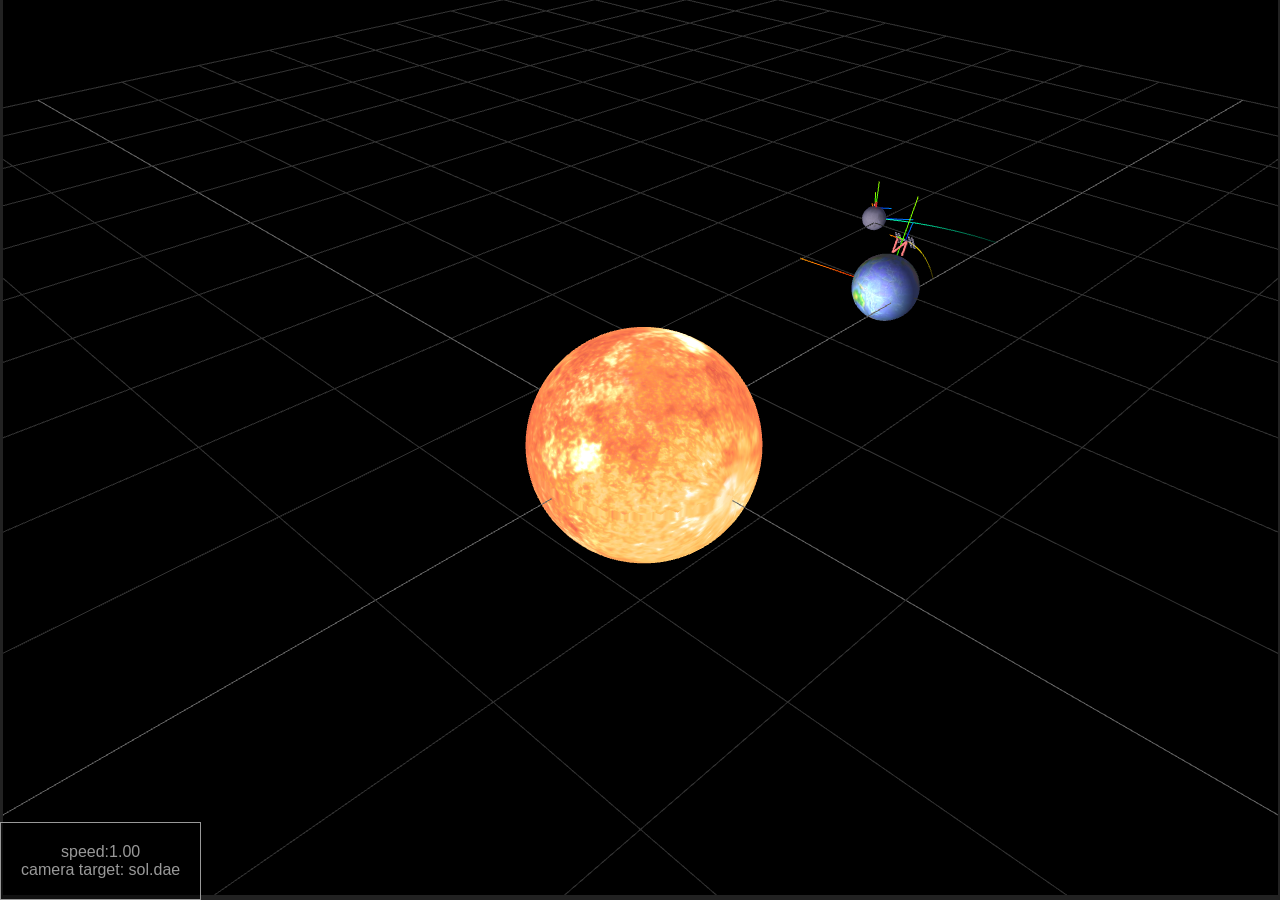
<file: 6671/ejercicioSistemaSolar/sistemaSolar.html>
<!DOCTYPE html>
<html>
<head lang="en">
    
    <meta charset="UTF-8">
    <title>Sistema Solar</title>
    <link rel="stylesheet" type="text/css" href="css/global.css"></link>
    <script src="js2/trails.js"></script>   
    <script src="../js/jquery-2.2.4.min.js"></script>    
    <script src="js/gl-matrix-3.3.0.min.js"></script>    
    <script src="js/three.js"></script>    
    <script src="js/loaders/ColladaLoader.js"></script>  
    <script src="js/controls/OrbitControls.js"></script>  

    <style>
        #display{
            position: absolute;
            bottom:0;
            left:0;
            padding: 20px;
            background: rgba(0,0,0,0.5);
            border: 1px solid #999999;
            color:#999999;
            

        }
    </style>
</head>
<body>
    <div id="container3D"></div>
    <div id="display">

    </div>

    <script type="text/javascript">
  
        var mat4=glMatrix.mat4;
        var vec3=glMatrix.vec4;

        var $window=$(window);    
        var $container = $('#container3D');

        var renderer,camera,scene,controls;   

        var sol,tierra,luna,iss,apollo;
        var tiempo=0;

        var distanciaCam=30;
        var lastTargetPos=null;

        var modelos={
            "sol.dae":null,
            "apollo.dae":null,
            "iss.dae":null,                
            "tierra.dae":null,  
            "luna.dae":null,  
        }

        var texturas={
            "earth2.jpg":null,
            "sun.jpg":null,
            "moon2.jpg":null,
            "refmap1b.jpg":null,
        }

        var materiales;

        var currentCameraTarget=0;

        var cameraTargets=[
            "sol.dae",
            "tierra.dae",            
            "luna.dae",
            "iss.dae",
            "apollo.dae",            
        ]
        var lastRelCameraPositions=[null,null,null,null,null];


        var speed=1;

        var trail1,trail2,trail3;


        function start(){

            // configuración básica de Three.js
            renderer = new THREE.WebGLRenderer({antialias:true});
            renderer.setSize($window.width()-5, $window.height()-5);
            
            var aspect=$window.width()/$window.height();

            camera=new THREE.PerspectiveCamera(45,aspect,0.1,100000);
            camera.position.set(-80,80,80);
            //camera.lookAt(new THREE.Vector3(0,0,0));

            scene = new THREE.Scene();
            controls = new THREE.OrbitControls(camera,renderer.domElement);

            $container.append(renderer.domElement);
            $window.resize(onResize);

            // Defino elementos de la escena

            var ambienLight=new THREE.AmbientLight(0x222266);
            scene.add(ambienLight);

            var light1 = new THREE.PointLight(0xFFEEEE, 1);
            light1.position.set(0,0,0);
            scene.add(light1);

            var gridHelper = new THREE.GridHelper( 400,20,new THREE.Color(0x666666),new THREE.Color(0x333333) );
            scene.add( gridHelper );

            var axesHelper = new THREE.AxesHelper( 8 );
            scene.add( axesHelper );

            

            trail3=new Trail(1000,new THREE.Vector3(0,0,0),0.15);
            trail2=new Trail(1000,new THREE.Vector3(0,0,0),0.45);
            trail1=new Trail(1000,new THREE.Vector3(0,0,0),0.75);
        }



        function loadTextures(){

            var manager = new THREE.LoadingManager();

            manager.onStart = function ( url, itemsLoaded, itemsTotal ) {
                //console.log( 'Cargando textura: ' + url + '.\nCargadas ' + itemsLoaded + ' de ' + itemsTotal + ' texturas.' );
            };

            manager.onLoad = function ( ) {
                console.log( 'Carga de texturas completa');
            };

            manager.onProgress = function ( url, itemsLoaded, itemsTotal ) {
                console.log( 'Cargando textura: ' + url + '.\nCargadas ' + itemsLoaded + ' de ' + itemsTotal + ' texturas.' );
                if (itemsLoaded==itemsTotal) createScene();
            };

            manager.onError = function ( url ) {
                console.log( 'Hubo un error al cargar ' + url );                
            };

            var filenames=Object.keys(texturas);

            for (var i = 0; i < filenames.length; i++) {
                var loader = new THREE.TextureLoader(manager);
                loader.load('maps/'+filenames[i],onTextureLoaded.bind(this,filenames[i]));
            }       

        }

        function onTextureLoaded(file,texture){
            console.log("onTextureLoaded "+file)
            texturas[file]=texture;
        }

        function createScene(){


            materiales={
                "tierra":new THREE.MeshPhongMaterial({
                    color: 0xFFFFFF,
                    specular: 0xFFFFFF,
                    shininess: 2,
                    emissive:0x222222,                
                    map: texturas["earth2.jpg"],
                    
                }),
                "sol": new THREE.MeshPhongMaterial({
                    color: 0xFFFFFF,            
                    shininess: 1,                
                    map: texturas["sun.jpg"],
                    lightMap: texturas["sun.jpg"],                   
                    
                }),
                "luna": new THREE.MeshPhongMaterial({
                    color: 0xAAAAAA,                
                    emissive:0x222222,
                    shininess: 2,                
                    map: texturas["moon2.jpg"],
                    
                }),
                "apollo":new THREE.MeshPhongMaterial({
                    color: 0x666666,
                    specular: 0x993300,  
                    emissive:0x993300,		
                    shininess: 64,
                    //envMap:texturas["refmap1b.jpg"],                
                    side: THREE.DoubleSide
                }),
                "iss":new THREE.MeshPhongMaterial({
                    color: 0x666666,
                    specular: 0x999999,  
                    emissive:0x333333,		
                    shininess: 64,
                    //envMap:texturas["refmap1b.jpg"],                
                    side: THREE.DoubleSide
                })                        
            };

         

            var manager = new THREE.LoadingManager();

            manager.onStart = function ( url, itemsLoaded, itemsTotal ) {
                console.log( 'Cargando modelo: ' + url + '.\nCargados ' + itemsLoaded + ' de ' + itemsTotal + ' modelos.' );
            };

            manager.onLoad = function ( ) {
                console.log( 'Carga de modelos completa');
            };

            manager.onProgress = function ( url, itemsLoaded, itemsTotal ) {
                console.log( 'Cargando archivo: ' + url + '.\nCargados ' + itemsLoaded + ' de ' + itemsTotal + ' modelos.' );
                if (itemsLoaded==itemsTotal) onModelsLoaded();
            };

            manager.onError = function ( url ) {
                console.log( 'Hubo un error al cargar ' + url );
                
            };

            var filenames=Object.keys(modelos);

            for (var i = 0; i < filenames.length; i++) {
                var loader = new THREE.ColladaLoader(manager);
                loader.load('modelos/'+filenames[i],onModelLoaded.bind(this,filenames[i]));
            }       

        }

        function onModelLoaded(filename,collada){
            //console.log(collada.scene.children[0]);                  
            modelos[filename]=collada.scene.children[0];
            modelos[filename].rotation.set(0,0,0);
            modelos[filename].position.set(0,0,0);

            var escala=3;
            switch(filename){
                
                case "tierra.dae": escala=15;break;
                case "luna.dae": escala=7;break;
            }
            var axesHelper = new THREE.AxesHelper( escala );
            modelos[filename].add( axesHelper );
        }

        function toggleCam(){

            // guardo la posicion relativa de la camara al target
            var camPos=camera.position.clone();
            var targetPos=modelos[cameraTargets[currentCameraTarget]].localToWorld(new THREE.Vector3(0,0,0));    
            var relCamPos=camPos.clone();
            relCamPos.sub(targetPos);
            lastRelCameraPositions[currentCameraTarget]=relCamPos;

            console.log("posicion relativa del target "+currentCameraTarget+": ");
            console.log(relCamPos);

            // incremento currentCameraTarget
            if (currentCameraTarget<cameraTargets.length-1) currentCameraTarget++;
            else currentCameraTarget=0;

            if (lastRelCameraPositions[currentCameraTarget]!=null) {
                var targetPos=modelos[cameraTargets[currentCameraTarget]].localToWorld(new THREE.Vector3(0,0,0));  
                var p=lastRelCameraPositions[currentCameraTarget].clone();                
                
                console.log("posicion relativa recuperada del "+currentCameraTarget+": ");
                console.log(p);

                p.add(targetPos);
                camera.position.copy(p);   
                controls.target.copy(targetPos);
            }           
            
            lastTargetPos=null;
        }

        function onResize(){

            renderer.setSize($window.width()-5, $window.height()-5);
                    
            camera.aspect=$window.width()/$window.height();
            camera.updateProjectionMatrix();
        }

        var trailsVisibles=true;

        function toggleTrails(){
            trailsVisibles=!trailsVisibles;

            trailTierra.visible=trailsVisibles;
            trailLuna.visible=trailsVisibles;
            trailIss.visible=trailsVisibles;           

        }

        function resetTrails(){
            trail1.reset();
            trail2.reset();
            trail3.reset();
        }

        function onModelsLoaded(){

            $("body").keydown(function(e){

                if (e.key=="c")   toggleCam();
                if (e.key=="t")   toggleTrails();
                if (e.key=="+")   {
                    speed+=0.1;
                    resetTrails();
                }
                if (e.key=="-")   {
                    speed-=+0.1;
                    resetTrails();
                }

            }); 
            
            controls.update();
/*
            sol = new THREE.Mesh(new THREE.SphereGeometry( 15, 32, 32 ), materiales["sol"] );
*/
            sol = modelos["sol.dae"];
            sol.material=materiales["sol"]

            scene.add( sol );            

            tierra = modelos["tierra.dae"];
            tierra.material=materiales["tierra"]
            tierra.position.x=100;
            scene.add(tierra);

            iss = modelos["iss.dae"];
            iss.material=materiales["iss"]
            iss.position.x=90;
            scene.add(iss);              

            luna = modelos["luna.dae"];
            luna.material=materiales["luna"]
            luna.position.x=130;
            scene.add(luna);            

            apollo = modelos["apollo.dae"];
            apollo.material=materiales["apollo"]
            apollo.position.x=135;
            scene.add(apollo);   

            
            render();
        }

        var t=0;
        var frame=0;

        function actualizarEscena(){
            
             /* *********************************************************************************

            Ejes de coordenadas y escalas
            -----------------------------

            La grilla esta definida en el plano XZ, el eje +Y es normal al plano.
            Cada celda de la grilla mida 20x20 unidades

            Consigna
            ---------
		
            Definir las matrices de transformacion de la Tierra, la Luna, la Estacion Espacial (ISS) y la nave Apollo, 
            para recrear los  movimientos reales de cada cuerpo.

            Condiciones a cumplir:
            ---------------------

            1) NO ESTA PERMITIDO el uso de funciones trigonometricas (seno y coseno) para el cálculo de las orbitas, 
               deben usar matrices de rotación y traslación para resolverlo

		    2) La tierra rota alrededor del sol sobre el plano XZ (ciclo anual)
            3) La tierra tiene su eje inclinado de 23 grados respecto del eje +Y (arriba). 
            4) La tierra rota sobre su eje (ciclo del día)

            IMPORTANTE: tener en cuenta la relación de la inclinacion de 23 grados, con las estaciones del año
                        ver imágenes en la carpeta img/ para mas detalles

		    4) Rotación de la luna alrededor de la tierra (una vuelta cada 30 días y siempre expone la misma cara hacia la tierra)
            5) La nave Apolo debe estar ubicada sobre la cara oculta de la luna
            6) La ISS debe orbital alrededor de la tierra pasando por encima y por debajo de la misma

            La variable tiempo, son los segundos desde que arranco la aplicación

            
            EDITAR EL CODIGO A CONTINUACION

            *********************************************************************************
            */

            let anguloTierraRespectoAlSol = tiempo*Math.PI/2;
            let anguloTierraRespectoSuEje = 30*anguloTierraRespectoAlSol;
            let anguloLunaRespectoSuEje = anguloTierraRespectoSuEje/2.8;
            let anguloISSRespectoALaTierra = anguloTierraRespectoSuEje/1.8;
            let anguloEjeTierra = -23*2*Math.PI/360;

            // tierra
            m1=mat4.create(); 
            mat4.rotate(m1,m1,anguloTierraRespectoAlSol,[0,1,0]);   // La tierra
            mat4.translate(m1,m1,[60,0,0]);                         // queda rotando alrededor del sol.
            mat4.rotate(m1,m1,-anguloTierraRespectoAlSol,[0,1,0]);  // Restauro el ángulo de la tierra para
            maux=mat4.clone(m1);
            mat4.rotate(m1,m1,anguloEjeTierra,[0,0,1]);             // ajustar su inclinación.
            mat4.rotate(m1,m1,anguloTierraRespectoSuEje,[0,1,0]);   // Giro la tierra sobre su eje.
            setTransform(tierra,m1);
  
            // luna
            m2=mat4.create();
            mat4.rotate(m2,maux,anguloLunaRespectoSuEje,[0,1,0]);
            mat4.translate(m2,m2,[28,0,0]);
            setTransform(luna,m2);  

            // apollo
            m3=mat4.create();
            mat4.rotate(m3,m2,Math.PI/4,[0,0,1]);
            mat4.translate(m3,m3,[2,0,0]); 
            mat4.rotate(m3,m3,-Math.PI/2,[0,0,1]);
            setTransform(apollo,m3);    

            // iss
            m4=mat4.create(); 
            mat4.rotate(m4,maux,anguloISSRespectoALaTierra,[0,0,1]);
            mat4.translate(m4,m4,[8,0,0]);            
            mat4.rotate(m4,m4,Math.PI/2,[0,1,0]);
            setTransform(iss,m4);  


            // *********************************************************************************************

            if (trail1)  trail1.pushPosition(tierra.localToWorld(new THREE.Vector3(0,0,0)));
            if (trail2)  trail2.pushPosition(luna.localToWorld(new THREE.Vector3(0,0,0)));
            if (trail3)  trail3.pushPosition(iss.localToWorld(new THREE.Vector3(0,0,0)));

            frame++;

        }

        function setTransform(obj,m1){
            obj.position.set(0,0,0);
            obj.scale.set(1,1,1);
            obj.rotation.set(0,0,0);
            obj.updateMatrix();
            obj.applyMatrix(f(m1));
        }

        function f(m1){

            //console.log(m1[0]+" "+m1[4]+" "+m1[1]+" "+m1[5]);

            var m2=new THREE.Matrix4();
            m2.set(m1[0],m1[4],m1[8],m1[12],
                    m1[1],m1[5],m1[9],m1[13],
                    m1[2],m1[6],m1[10],m1[14],
                    m1[3],m1[7],m1[11],m1[15]
                    );

            return m2;

        }



        function updateCameras(){                    
                
                var tg=modelos[cameraTargets[currentCameraTarget]].localToWorld(new THREE.Vector3(0,0,0)); 
                controls.target.copy(tg);
                //console.log(t);
                controls.update();

                if (lastTargetPos!=null){
                    delta=tg.clone();
                    delta.sub(lastTargetPos);
                    //console.log(delta);
                    camera.position.add(delta);
                }
                lastTargetPos=tg;

        }

        function render() {

            requestAnimationFrame(render);
            updateCameras();

            actualizarEscena();

            tiempo+=0.1*speed*1/60;
            renderer.render(scene, camera,false,false);   
            $("#display").html("speed:"+speed.toFixed(2)+"<br>camera target: "+cameraTargets[currentCameraTarget]);

        }

        start();
        loadTextures();    

    </script>


</body>
</html>
</file>
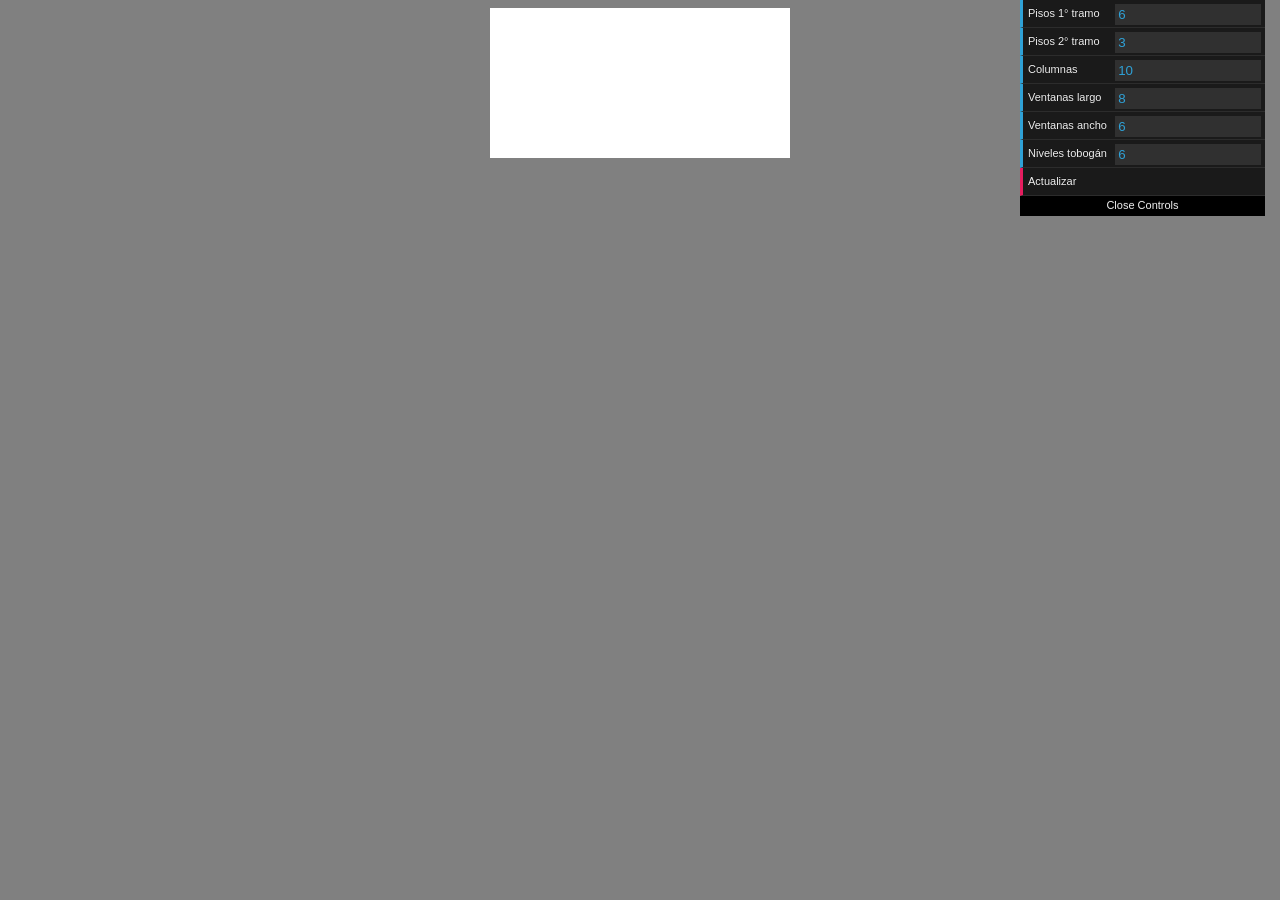
<file: 6671/TP1/tp1.html>
<!doctype html>
<html>
    <head>
        <link rel="shortcut icon" href="#">
        <title></title>        
        <style>
            body{
                background-color: grey;
            }
            canvas{
                background-color: white;
            }
        </style>
    </head>
    <body>

    	<center>    		            
            <canvas id="my-canvas">
            	Your browser does not support the HTML5 canvas element.
    		</canvas>    		
    	</center>

        
        <script type="text/javascript" src="js/webgl-utils.js"></script>
        <script type="text/javascript" src="js/gl-matrix.js"></script>
        <script type="text/javascript" src="js/dat.gui.min.js"></script>
        <script type="text/javascript" src="js/droneCamera.js"></script>
        <script type="text/javascript" src="js/cabezal.js"></script>
        <script type="text/javascript" src="js/extrusor.js"></script>
        <script type="text/javascript" src="js/trayectoria.js"></script>
        <script type="text/javascript" src="js/trayectoria-recta.js"></script>
        <script type="text/javascript" src="js/trayectoria-bezier-cuadratica.js"></script>
        <script type="text/javascript" src="js/trayectoria-tobogan.js"></script>
        <script type="text/javascript" src="js/grua.js"></script>
        <script type="text/javascript" src="js/cabina.js"></script>
        <script type="text/javascript" src="js/cabezal-rectangulo.js"></script>
        <script type="text/javascript" src="js/cabezal-cuadratica.js"></script>
        <script type="text/javascript" src="js/cabezal-bezier-cuadratica.js"></script>
        <script type="text/javascript" src="js/cabezal-bspline-cuadratica.js"></script>
        <script type="text/javascript" src="js/cabezal-bcubica.js"></script>
        <script type="text/javascript" src="js/cabezal-cilindro.js"></script>
        <script type="text/javascript" src="js/cabezal-base-edificio.js"></script>
        <script type="text/javascript" src="js/cabezal-semiarco.js"></script>
        <script type="text/javascript" src="js/cuboide.js"></script>
        <script type="text/javascript" src="js/edificio.js"></script>
        <script type="text/javascript" src="js/piso.js"></script>
        <script type="text/javascript" src="js/tobogan.js"></script>

        <script src="shaders/solido-vertex.glsl"></script>
        <script src="shaders/solido-fragment.glsl"></script>

        <script src="shaders/texturado-vertex.glsl"></script>
        <script src="shaders/texturado-fragment.glsl"></script>

        <script src="shaders/incorrecto-vertex.glsl"></script>
        <script src="shaders/incorrecto-fragment.glsl"></script>

        <script>
            var mat3=glMatrix.mat3;
            var mat4=glMatrix.mat4;
            var vec3=glMatrix.vec3;

            var gl = null;
            var canvas = null,
            glPrograms = {},
            texturas = {},
            fragmentShader = null,
            vertexShader = null;

            var viewMatrix = mat4.create();
            var projMatrix = mat4.create();
            var normalMatrix = mat3.create();
            var rotate_angle = -1.57078;

            var grua = null;
            var edificio = null;
            var tierra = null;
            var tobogan = null;

            var colorTierra = [0.0, 0.5, 0.2];
            var colorCielo = [0.0, 0.2, 0.6];
            
            var orbital = false;
            var theta = 0;
            var phi = 10;
            var radioCamara = 40;
            var prevX = undefined;
            var prevY = undefined;

            const camaraOrbital = 1;
            const camaraGrua = 2;
            const camaraDrone = 3;
            var camara = camaraOrbital;
            var posicionCamara = [0, 0, 0];
            function getCamara(){
                return camara;
            }
            let droneControl=new DroneCameraControl([0, 0.1, 30]);

            const texturaAjustada = 0;
            const texturaRepetida = 1;
            const texturaAjustadaXRepetidaY = 2;

            var menu = new function() {
                this.pisosTramo1 = 6;
                this.pisosTramo2 = 3;
                this.columnas = 10;
                this.ventanasLargo = 8;
                this.ventanasAncho = 6;
                this.nivelesTobogan = this.pisosTramo1;

                this.prevPisosTramo1 = this.pisosTramo1;
                this.prevPisosTramo2 = this.pisosTramo2;
                this.prevColumnas = this.columnas;
                this.prevVentanasLargo = this.ventanasLargo;
                this.prevVentanasAncho = this.ventanasAncho;
                this.prevNivelesTobogan = this.nivelesTobogan;

                this.cambiaronLosParametrosEdificio = () => {
                    return this.prevPisosTramo1 != this.pisosTramo1 ||
                           this.prevPisosTramo2 != this.pisosTramo2 ||
                           this.prevColumnas != this.columnas ||
                           this.prevVentanasLargo != this.ventanasLargo ||
                           this.prevVentanasAncho != this.ventanasAncho;
                }
                this.cambiaronLosParametrosTobogan = () => {
                    return this.prevNivelesTobogan != this.nivelesTobogan;
                }
                this.onMenuClick = () => {
                    let cambioEdificio = this.cambiaronLosParametrosEdificio();
                    let cambioTobogan = this.cambiaronLosParametrosTobogan();
                    if (cambioEdificio) {
                        edificio.reset(
                            this.ventanasLargo,
                            this.ventanasAncho,
                            this.pisosTramo1,
                            this.pisosTramo2,
                            this.columnas
                        );
                        this.prevPisosTramo1 = this.pisosTramo1;
                        this.prevPisosTramo2 = this.pisosTramo2;
                        this.prevColumnas = this.columnas;
                        this.prevVentanasLargo = this.ventanasLargo;
                        this.prevVentanasAncho = this.ventanasAncho;
                    }
                    if (cambioTobogan || cambioEdificio) {
                        tobogan.reset(this.nivelesTobogan);
                        this.prevNivelesTobogan = this.nivelesTobogan;
                    }
                }
            }

            function initWebGL(){
                canvas = document.getElementById("my-canvas");  
                try {
                    gl = canvas.getContext("webgl");      
                    return true;
                } catch(e) {
                    console.log("Error: Your browser does not appear to support WebGL.");
                }
                return false;
            }

            function initApp(){
                window.addEventListener("keydown", event => {
                    this.keyEvent(event);
                }, false);
                window.addEventListener("mousedown", event => {
                    this.mousedownEvent(event);
                }, false);
                window.addEventListener("mouseup", event => {
                    this.mouseupEvent(event);
                }, false);
                window.addEventListener("mousemove", event => {
                    this.mousemoveEvent(event);
                }, false);
                window.addEventListener("resize", event => {
                    this.resizeEvent(event);
                }, false);

                const ladoTierra = 10000;

                initMenu();

                grua = new Grua(getCamara, [-16, 0.0, 0]);
                edificio = new Edificio(
                    [6, 0.0, 0],
                    menu.ventanasLargo,
                    menu.ventanasAncho,
                    menu.pisosTramo1,
                    menu.pisosTramo2,
                    menu.columnas
                );
                tierra = new Cuboide(ladoTierra, ladoTierra, 1, true);
                let diametroTobogan = 0.8;
                tobogan = new Tobogan(edificio, diametroTobogan, 6);

                let modelMatrixTierra = mat4.create();
                mat4.identity(modelMatrixTierra);
                mat4.translate(modelMatrixTierra, modelMatrixTierra, [0, -1.0, 0]);
                tierra.setModelMatrix(modelMatrixTierra);

                resizeEvent();
                setupWebGL();
                initShaders();
                tick();   
            }

            function setupWebGL(){
                gl.enable(gl.DEPTH_TEST);

                //set the clear color
                gl.clearColor(0.1, 0.1, 0.2, 1.0);     
                gl.clear(gl.COLOR_BUFFER_BIT | gl.DEPTH_BUFFER_BIT);     
                gl.viewport(0, 0, canvas.width, canvas.height);

                // Matrix de Proyeccion Perspectiva
                mat4.perspective(projMatrix, 45, canvas.width / canvas.height, 0.1, 100.0);
                mat3.identity(normalMatrix);

                vista();
            }

            function resizeEvent(event) {
                let width = window.innerWidth;
                let height = window.innerHeight;
                let wf = width/16;
                let hf = height/9;
                if (wf > hf ) {
                    height *= 0.95;
                    width = 16*height/9;
                } else {
                    width *= 0.95;
                    height = 9*width/16;
                }
                width = Math.round(width);
                height = Math.round(height);
                canvas.width = width;
                canvas.height = height;
                setupWebGL();
            }

            function mousedownEvent(event) {
                orbital = true;
                phy = 0;
                prevX = event.offsetX;
                prevY = event.offsetY;
            }

            function mouseupEvent(event) {
                orbital = false;
            }

            function mousemoveEvent(event) {
                if (!orbital || camara != camaraOrbital) {
                    return
                }

                let deltaX = event.offsetX - prevX;
                let deltaY = event.offsetY - prevY;

                prevX = event.offsetX;
                prevY = event.offsetY;

                const campaso = 0.01;
                theta += deltaX;
                phi += deltaY;
                vistaOrbital();
            }

            function keyEvent(event) {
                let key = event.keyCode || event.which;
                let keychar = String.fromCharCode(key);
                const camradpaso = 0.25;
                if (keychar == "1") {
                    camara = camaraOrbital;
                    vista();
                } else if (keychar == "2") {
                    camara = camaraDrone;
                    vista();
                } else if (keychar == "3") {
                    camara = camaraGrua;
                    vista();
                }

                if (camara == camaraOrbital) {
                    if (keychar == "E") {
                        if (radioCamara > 1) {
                            radioCamara -= camradpaso;
                        }
                        vistaOrbital();
                    } else if (keychar == "D") {
                        radioCamara += camradpaso;
                        vistaOrbital();
                    }
                }
            }

            function vistaOrbital() {
                mat4.identity(viewMatrix);
                mat4.translate(viewMatrix,viewMatrix, [0.0, -10.0, -radioCamara]);
                if (phi > 90) {
                    phi = 90;
                }
                if (phi < 0) {
                    phi = 0;
                }
                mat4.rotate(viewMatrix,viewMatrix, (phi/90)*Math.PI/2, [1.0, 0.0, 0.0]);
                mat4.rotate(viewMatrix,viewMatrix, (theta/360)*2*Math.PI, [0.0, 1.0, 0.0]);
                updateCameraPosition();
            }

            function vistaGrua() {
                mat4.identity(viewMatrix);
                let pos = grua.posicionCamaraCabina;
                let ang = grua.anguloCamaraCabina;
                mat4.rotate(viewMatrix, viewMatrix, ang, [0.0, 1.0, 0.0]);
                mat4.translate(viewMatrix, viewMatrix, [pos[0], pos[1], pos[2]]);
                updateCameraPosition();
            }

            function vistaDrone() {
                droneControl.update();
                viewMatrix = droneControl.getMatrix();
                mat4.invert(viewMatrix, viewMatrix);
                updateCameraPosition();
            }

            function updateCameraPosition() {
                var cameraMatrix = mat4.create();
                mat4.invert(cameraMatrix, viewMatrix);
                posicionCamara = [cameraMatrix[12], cameraMatrix[13], cameraMatrix[14]];
            }

            function vista() {
                if (camara == camaraGrua) {
                    vistaGrua();
                } else if (camara == camaraDrone) {
                    vistaDrone();
                } else {
                    vistaOrbital();
                }
            }

            function initShaders() {

                glPrograms.incorrecto = initShader(incorrectoFragmentShader, incorrectoVertexShader);
                glPrograms.incorrecto.setup = setupUniforms;
                initUniforms(glPrograms.incorrecto)

                glPrograms.solido = initShader(solidoFragmentShader, solidoVertexShader);
                glPrograms.solido.setup = setupUniformsSolido;
                initUniformsSolido(glPrograms.solido);

                glPrograms.texturado = initShader(texturadoFragmentShader, texturadoVertexShader);
                glPrograms.texturado.setup = setupUniformsTexturado;
                initUniformsTexturado(glPrograms.texturado);
            }

            function initShader(fs_source, vs_source) {

                //compile shaders    
                vertexShader = makeShader(vs_source, gl.VERTEX_SHADER);
                fragmentShader = makeShader(fs_source, gl.FRAGMENT_SHADER);
                
                //create program
                let glProgram = gl.createProgram();
                
                //attach and link shaders to the program
                gl.attachShader(glProgram, vertexShader);
                gl.attachShader(glProgram, fragmentShader);
                gl.linkProgram(glProgram);

                if (!gl.getProgramParameter(glProgram, gl.LINK_STATUS)) {
                    console.log("Error: Unable to initialize the shader program.");
                }
                
                return glProgram;
            }

            function initUniforms(glProgram){
                glProgram.vertexPositionAttribute = gl.getAttribLocation(glProgram, "aVertexPosition");
                gl.enableVertexAttribArray(glProgram.vertexPositionAttribute);
        
                glProgram.vertexNormalAttribute = gl.getAttribLocation(glProgram, "aVertexNormal");
                gl.enableVertexAttribArray(glProgram.vertexNormalAttribute);

                glProgram.vertexUvAttribute = gl.getAttribLocation(glProgram, "aUv");
                gl.enableVertexAttribArray(glProgram.vertexUvAttribute);
                
                glProgram.modelMatrixUniform = gl.getUniformLocation(glProgram, "modelMatrix");
                glProgram.viewMatrixUniform  = gl.getUniformLocation(glProgram, "viewMatrix");
                glProgram.projMatrixUniform  = gl.getUniformLocation(glProgram, "projMatrix");
                glProgram.normalMatrixUniform  = gl.getUniformLocation(glProgram, "normalMatrix");
                glProgram.viewPosUniform = gl.getUniformLocation(glProgram, "viewPos");
            }   

            function initUniformsSolido(glProgram){
                initUniforms(glProgram);
                glProgram.colorUniform = gl.getUniformLocation(glProgram, "color");
            }   

            function initUniformsTexturado(glProgram){
                initUniforms(glProgram);
                glProgram.samplerUniform = gl.getUniformLocation(glProgram, "textura");
            }   

            function makeShader(src, type){
                //compile the vertex shader
                var shader = gl.createShader(type);
                gl.shaderSource(shader, src);
                gl.compileShader(shader);

                if (!gl.getShaderParameter(shader, gl.COMPILE_STATUS)) {
                    console.log("Error compiling shader: " + gl.getShaderInfoLog(shader));
                }
                return shader;
            }

            async function init() {
                if (initWebGL()) {
                    texturas.maderaPiso = await initTexture("WoodenPlanks04_MR_1K/WoodenPlanks04_1K_BaseColor.png");
                    texturas.maderaPoste = await initTexture("WoodenPlanks03_MR_1K/WoodenPlanks03_1K_BaseColor.png");
                    texturas.metalOxidado = await initTexture("PaintedMetal02_MR_1K/PaintedMetal02_1K_BaseColor.png");
                    texturas.cemento = await initTexture("Dirt03_MR_1K/Dirt03_1K_BaseColor.png");
                    texturas.ascensores = await initTexture("WhiteStuccoWall01_MR_1K/WhiteStuccoWall01_1K_BaseColor.png");
                    texturas.baseEdificio = await initTexture("StoneWall02_MR_1K/StoneWall02_1K_BaseColor.png");
                    texturas.columna = await initTexture("StuccoWall01_MR_1K/StuccoWall01_1K_BaseColor.png");
                    texturas.marco = await initTexture("BrushedGold02_MR_1K/BrushedGold02_1K_BaseColor.png");
                    initApp();
                }
            }

            async function initTexture(file){

                var texture = gl.createTexture();
                texture.image = new Image();

                return new Promise((resolve, reject) => {
                    texture.image.onload = async () => {
                        gl.pixelStorei(gl.UNPACK_FLIP_Y_WEBGL, true); 					// invierto el ejeY					
                        gl.bindTexture(gl.TEXTURE_2D, texture); 						// activo la textura

                        gl.texImage2D(gl.TEXTURE_2D, 0, gl.RGBA, gl.RGBA, gl.UNSIGNED_BYTE, texture.image);	// cargo el bitmap en la GPU

                        gl.texParameteri(gl.TEXTURE_2D, gl.TEXTURE_MAG_FILTER, gl.LINEAR);					// selecciono filtro de magnificacion
                        gl.texParameteri(gl.TEXTURE_2D, gl.TEXTURE_MIN_FILTER, gl.LINEAR_MIPMAP_NEAREST);	// selecciono filtro de minificacion

                        gl.generateMipmap(gl.TEXTURE_2D);		// genero los mipmaps
                        gl.bindTexture(gl.TEXTURE_2D, null);

                        resolve(texture);
                    };
                    texture.image.src = "texturas/" + file;
                });
            }

            function setupUniforms(modelMatrix, glProgram){
                gl.useProgram(glProgram);

                mat3.fromMat4(normalMatrix, modelMatrix);
                mat3.invert(normalMatrix, normalMatrix);
                mat3.transpose(normalMatrix, normalMatrix);

                gl.uniformMatrix4fv(glProgram.modelMatrixUniform, false, modelMatrix);
                gl.uniformMatrix4fv(glProgram.viewMatrixUniform, false, viewMatrix);
                gl.uniformMatrix4fv(glProgram.projMatrixUniform, false, projMatrix);
                gl.uniformMatrix3fv(glProgram.normalMatrixUniform, false, normalMatrix);
                gl.uniform3fv(glProgram.viewPosUniform, posicionCamara);
            }   

            function setupUniformsSolido(modelMatrix, glProgram, color){
                setupUniforms(modelMatrix, glProgram);
                gl.uniform3fv(glProgram.colorUniform, color);
            }   

            function setupUniformsTexturado(modelMatrix, glProgram, textura){
                setupUniforms(modelMatrix, glProgram);

                gl.activeTexture(gl.TEXTURE0);
				gl.bindTexture(gl.TEXTURE_2D, textura);
                gl.uniform1i(glProgram.samplerUniform, 0);
            }   

            function drawMalla(mallaDeTriangulos, glProgram) {
                gl.bindBuffer(gl.ARRAY_BUFFER, mallaDeTriangulos.webgl_position_buffer);
                gl.vertexAttribPointer(glProgram.vertexPositionAttribute, mallaDeTriangulos.webgl_position_buffer.itemSize, gl.FLOAT, false, 0, 0);

                gl.bindBuffer(gl.ARRAY_BUFFER, mallaDeTriangulos.webgl_normal_buffer);
                gl.vertexAttribPointer(glProgram.vertexNormalAttribute, mallaDeTriangulos.webgl_normal_buffer.itemSize, gl.FLOAT, false, 0, 0);
                
                gl.bindBuffer(gl.ARRAY_BUFFER, mallaDeTriangulos.webgl_uvs_buffer);
                gl.vertexAttribPointer(glProgram.vertexUvAttribute, mallaDeTriangulos.webgl_uvs_buffer.itemSize, gl.FLOAT, false, 0, 0);

                gl.bindBuffer(gl.ELEMENT_ARRAY_BUFFER, mallaDeTriangulos.webgl_index_buffer);

                gl.uniform1i(glProgram.useLightingUniform,true);                    
                gl.drawElements(gl.TRIANGLE_STRIP, mallaDeTriangulos.webgl_index_buffer.numItems, gl.UNSIGNED_SHORT, 0);
            }
            
            function drawScene(){
                if (camara == camaraDrone) {
                    vistaDrone();
                }

                gl.clearColor(0.6, 0.8, 0.9, 1.0);     
                gl.clear(gl.COLOR_BUFFER_BIT | gl.DEPTH_BUFFER_BIT);     

                tierra.draw(drawMalla, colorTierra);
                grua.draw(drawMalla, vista);
                edificio.draw(drawMalla);
                tobogan.draw(drawMalla);
            }

            function tick(){

                requestAnimationFrame(tick);
                drawScene();
            }

            function initMenu(){
                var gui = new dat.GUI();
                gui.add(menu, "pisosTramo1", 1).step(1).name("Pisos 1° tramo");
                gui.add(menu, "pisosTramo2", 1).step(1).name("Pisos 2° tramo");
                gui.add(menu, "columnas", 4).step(1).name("Columnas");
                gui.add(menu, "ventanasLargo", 4).step(1).name("Ventanas largo");
                gui.add(menu, "ventanasAncho", 4).step(1).name("Ventanas ancho");
                gui.add(menu, "nivelesTobogan", 0).step(1).name("Niveles tobogán");
                gui.add(menu, 'onMenuClick').name("Actualizar");
            }

            window.onload=init;

        </script>


    </body>
</html>
</file>
<file: css/main.css>
body {
  font-family: Helvetica;
  text-size-adjust: 100%;
  -webkit-text-size-adjust: 100%;
}

.center {
  position: absolute;
  top: 50%;
  left: 50%;
  transform: translate(-50%, -50%);
}

a:link {
  text-decoration: none;
  color: #0077cc;
}

a:visited {
  text-decoration: none;
  color: #667799;
}

a:hover {
  text-decoration: underline;
}

a:active {
  text-decoration: underline;
}
</file>
<file: 6671/css/main.css>
.title {
  font-size: 30px;
  color: #666666;
}

.info {
  margin-top: 20px;
  color: #888888;
}

.info_caption {
  line-height: 1.4;
  padding-right: 10px;
  color: #333333;
}

.weeks {
  margin-top: 20px;
}

.week {
  display: inline-block;
  vertical-align: top;
  min-width: 180px;
  margin-right: 20px;
}

.week_label {
  display: block;
  font-size: 26px;
  color: #666666;
  border-bottom: 2px solid #666666;
}

ul {
  display: inline-block;
  list-style-type: square;
  margin-top: 5px;
  padding-left: 20px;
}

form > button {
  visibility: hidden;
}

form > label {
  margin-bottom: 5px;
}

label {
  display: inline-block;
  vertical-align: bottom;
  margin-bottom: 0.2em;
  width: 150px;
}

label label {
  width: 60%;
  pointer-events: none;
}

#input_oculto {
  visibility: hidden;
}

input[type=number] {
  font-size: inherit;
  width: 30%;
  vertical-align: bottom;
  margin-bottom: 0.2em;
}

input {
  vertical-align: top;
}
</file>
<file: css/handheld/main.css>
body {
  font-size: 36px;
}
</file>
<file: 6671/css/handheld/main.css>
.title {
  font-size: 48px;
}

.week {
  min-width: 340px;
}

.week_label {
  font-size: 48px;
}

ul {
  margin-left: 20px;
}

li {
  margin: 10px 0 10px 0;
}

label {
  width: 320px;
  margin-bottom: 0;
}

form > label {
  margin-bottom: 10px;
}
</file>
<file: 6671/ejercicioSistemaSolar/css/global.css>
body{
    background-color: #222222;;
    margin: auto;
    text-align: center;
    font-family: Arial;
    margin: auto;
    padding: 0;
}
canvas{
    /*background-color: white;*/
}

#container{
/*    border: 1px solid #333333;*/
    display: inline-block;
    /*
    position: absolute;
    top:0;
    left:0;
    */


}
</file>
